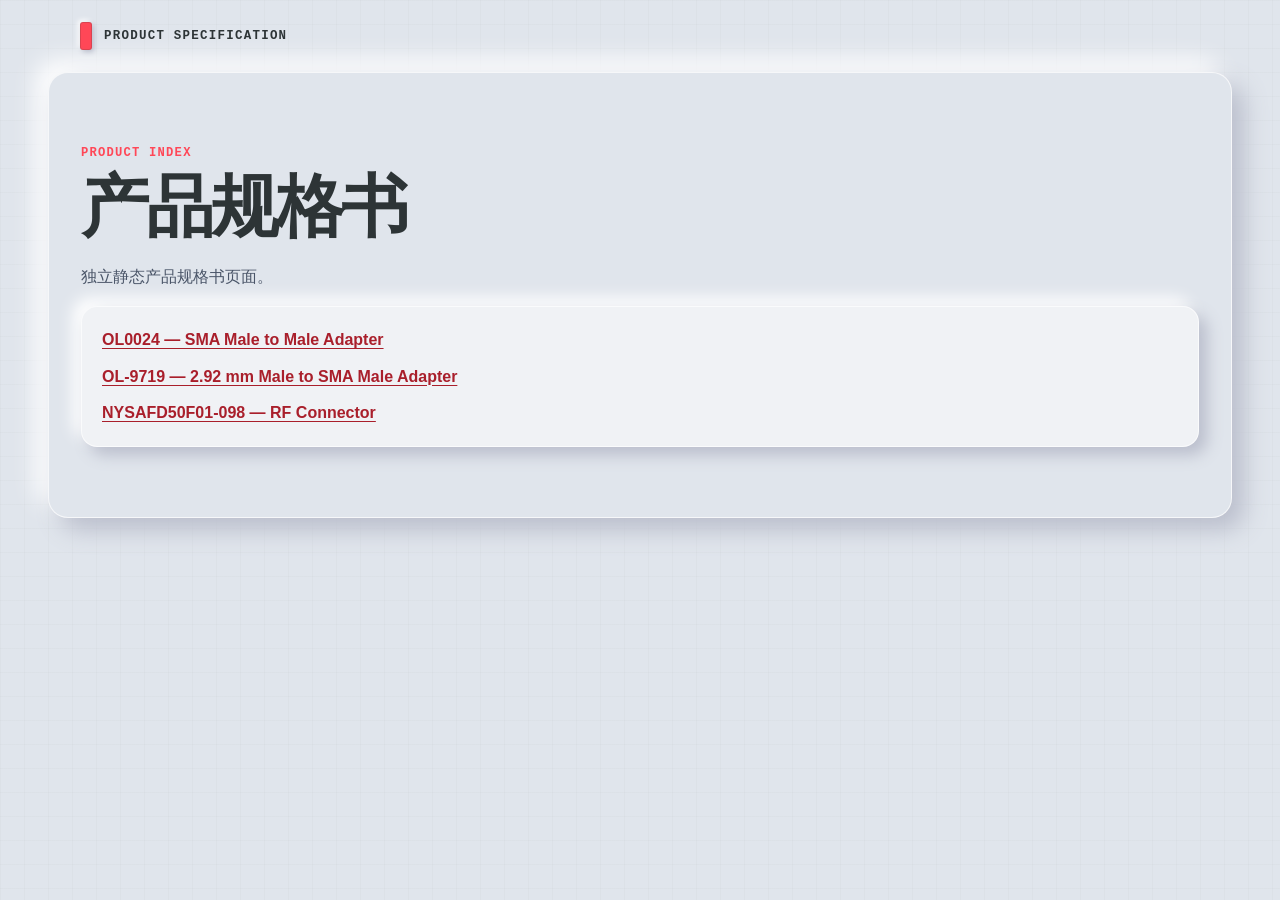
<file: index.html>
<!doctype html>
<html lang="zh-CN">
<head>
  <meta charset="utf-8">
  <meta name="viewport" content="width=device-width, initial-scale=1">
  <title>产品规格书</title>
  <link rel="stylesheet" href="assets/product.css">
</head>
<body data-ui-template="rf-industrial-v1">
  <header class="site-header"><span class="brand"><span class="brand-mark"></span>PRODUCT SPECIFICATION</span></header>
  <main>
    <section class="section-shell">
      <p class="eyebrow">PRODUCT INDEX</p>
      <h1>产品规格书</h1>
      <p class="description">独立静态产品规格书页面。</p>
      <div class="contact-card">
        <p><a href="products/OL0024/">OL0024 — SMA Male to Male Adapter</a></p>
        <p><a href="products/OL-9719/">OL-9719 — 2.92 mm Male to SMA Male Adapter</a></p>
        <p><a href="products/NYSAFD50F01-098/">NYSAFD50F01-098 — RF Connector</a></p>
      </div>
    </section>
  </main>
</body>
</html>
</file>
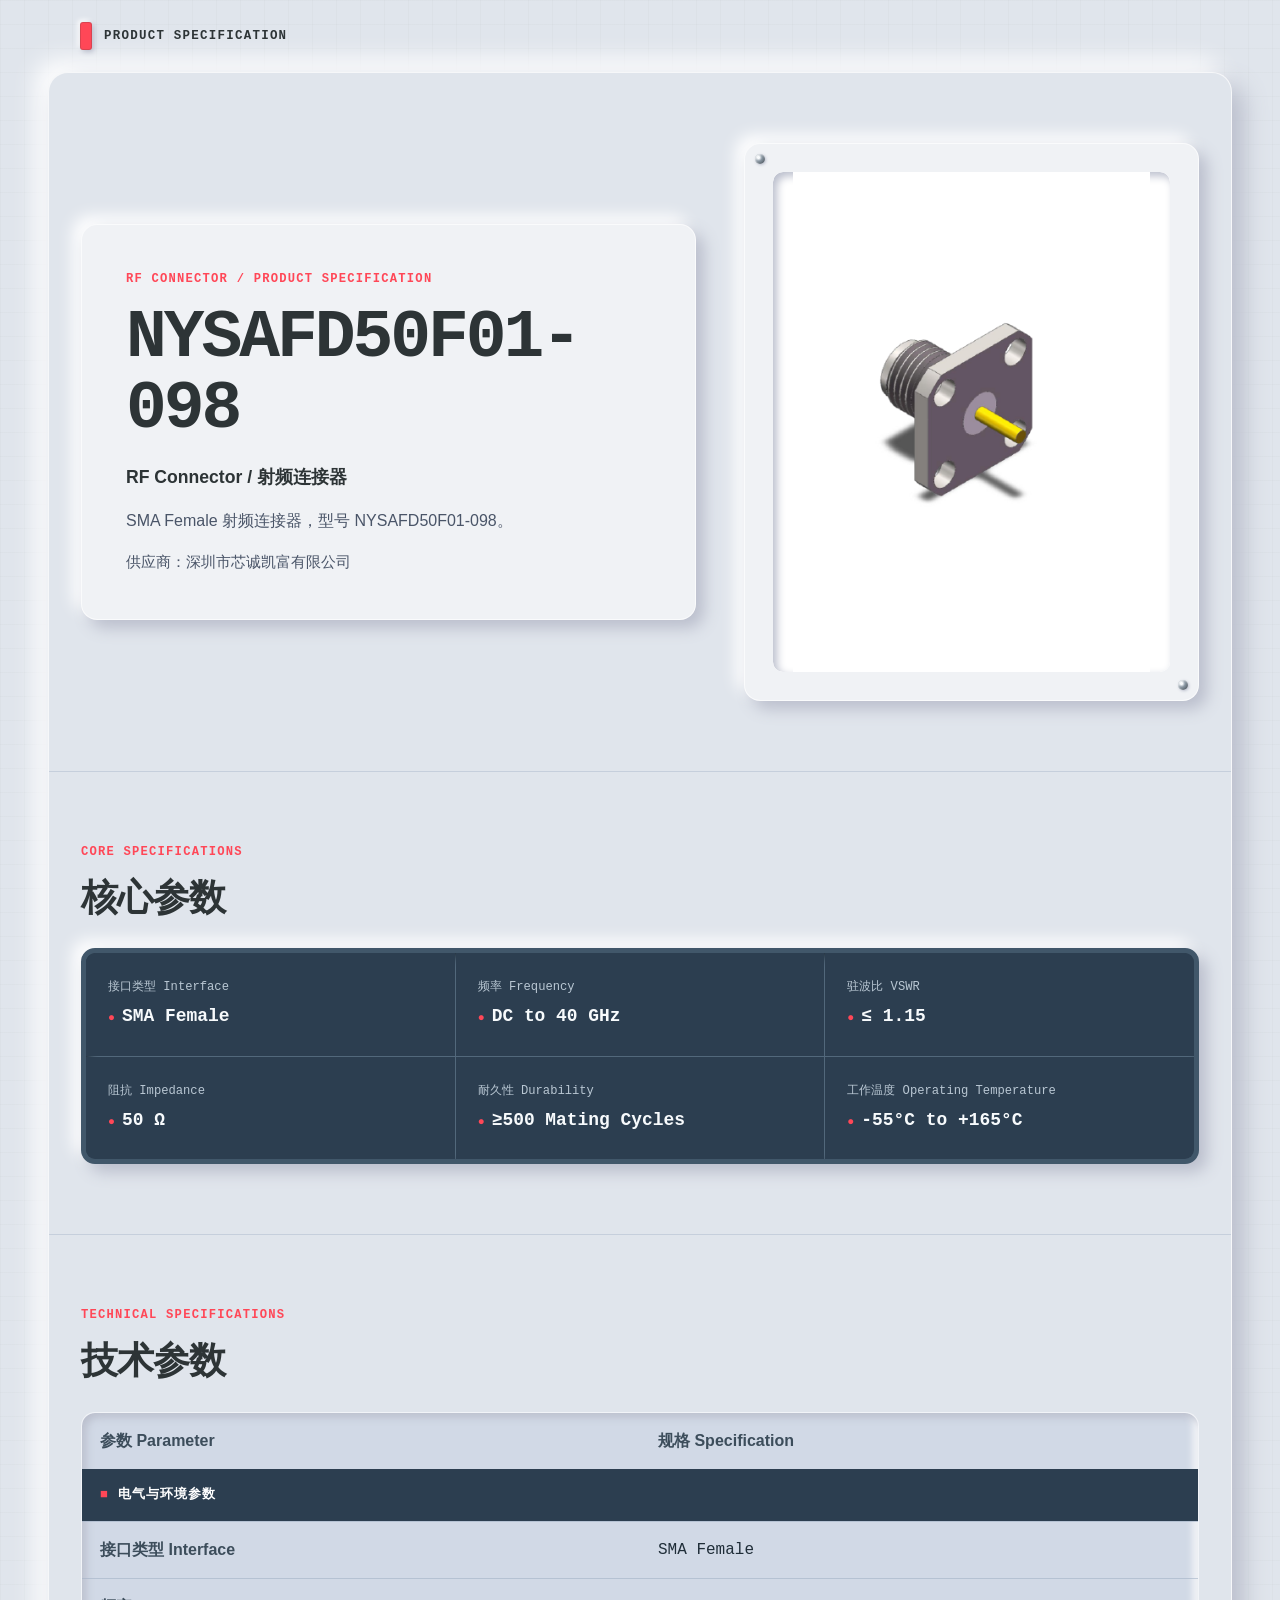
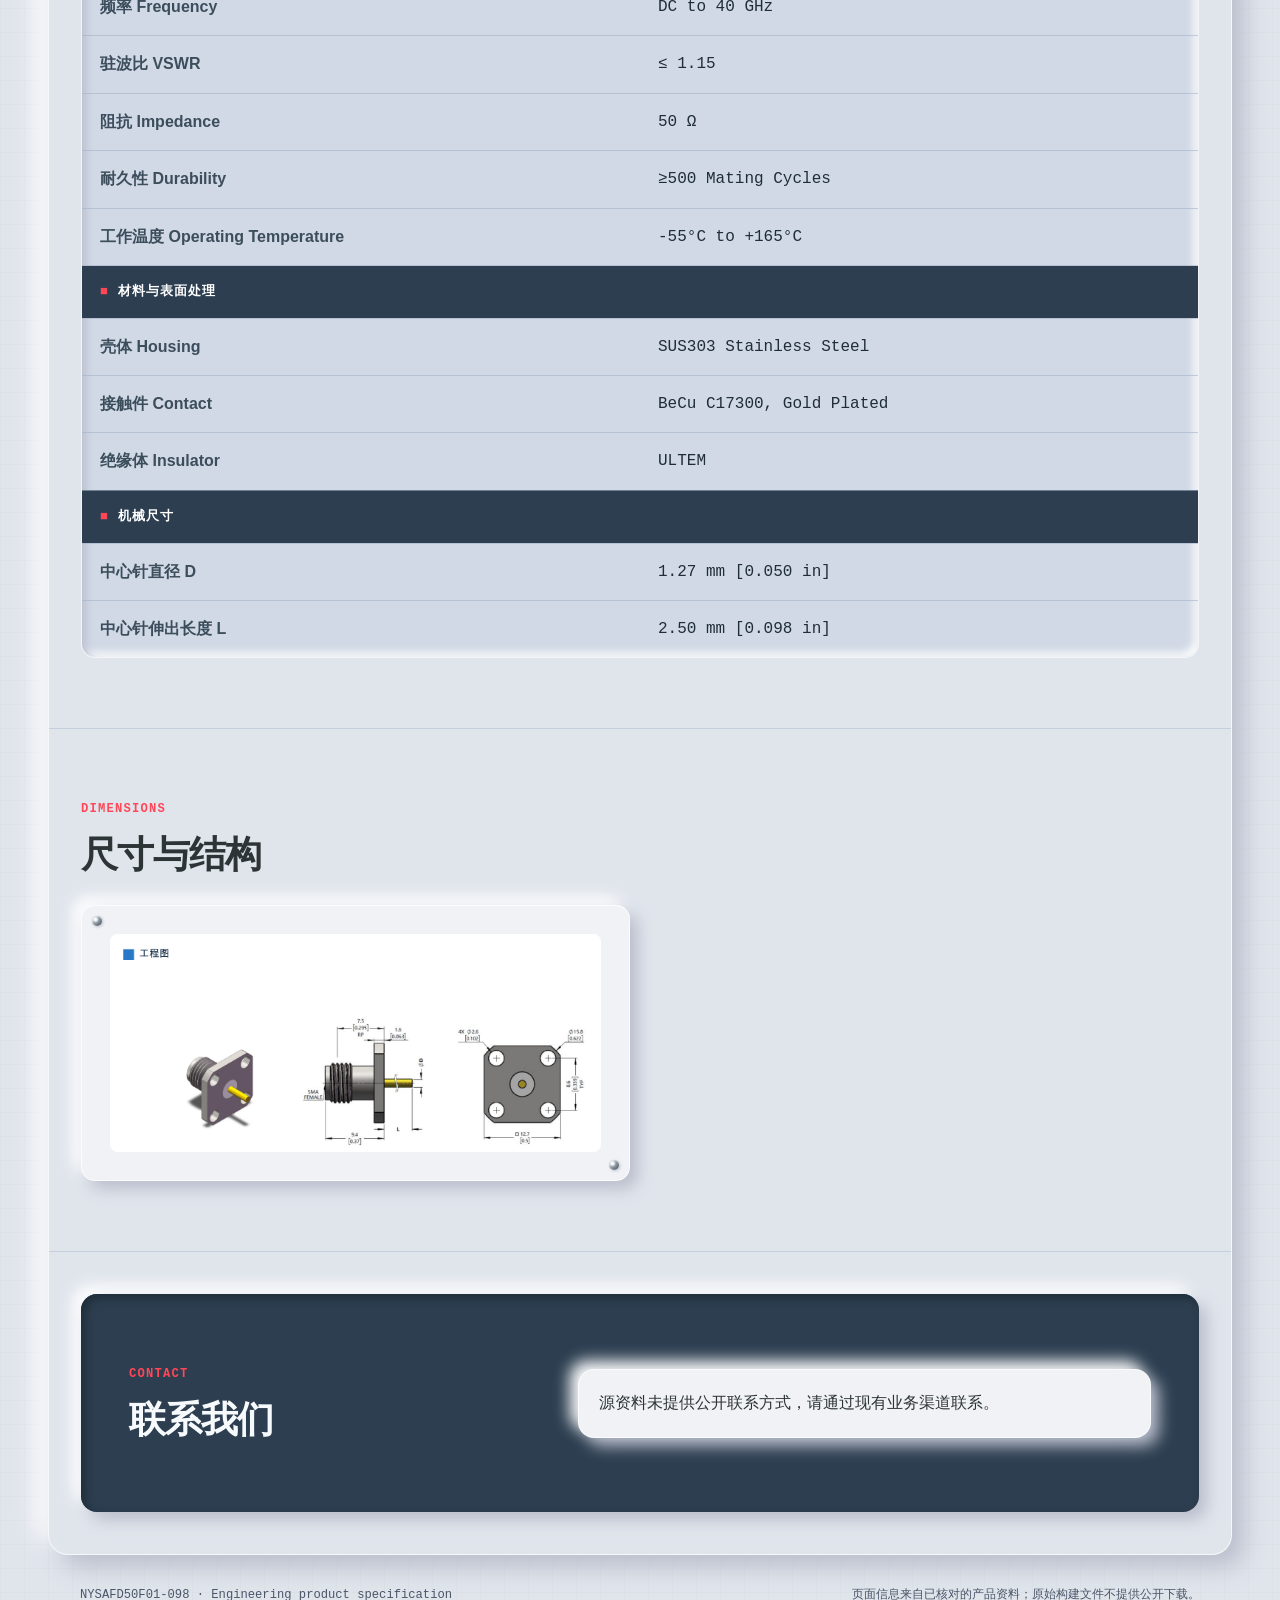
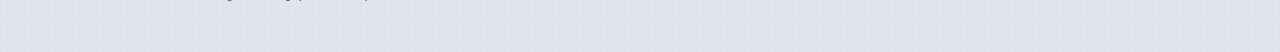
<file: products/NYSAFD50F01-098/index.html>
<!doctype html>
<html lang="zh-CN">
<head>
  <meta charset="utf-8">
  <meta name="viewport" content="width=device-width, initial-scale=1">
  <meta name="description" content="SMA Female 射频连接器，型号 NYSAFD50F01-098。">
  <title>NYSAFD50F01-098 | RF Connector / 射频连接器</title>
  <link rel="stylesheet" href="../../assets/product.css">
</head>
<body data-ui-template="rf-industrial-v1">
  <header class="site-header">
    <a class="brand" href="../../" aria-label="返回产品目录">
      <span class="brand-mark" aria-hidden="true"></span>
      <span>PRODUCT SPECIFICATION</span>
    </a>
  </header>

  <main>
    <section class="hero section-shell" aria-labelledby="product-title">
      <div class="hero-copy">
        <p class="eyebrow">RF CONNECTOR / PRODUCT SPECIFICATION</p>
        <h1 id="product-title">NYSAFD50F01-098</h1>
        <p class="product-name">RF Connector / 射频连接器</p>
        <p class="description">SMA Female 射频连接器，型号 NYSAFD50F01-098。</p>
        <p class="supplier">供应商：深圳市芯诚凯富有限公司</p>
      </div>
      <figure class="hero-visual">
        <img src="images/product-overview.png" alt="NYSAFD50F01-098 产品外观" width="422" height="592">
      </figure>
    </section>

    <section class="core-section"><div class="section-shell"><div class="section-heading"><p class="eyebrow">CORE SPECIFICATIONS</p><h2>核心参数</h2></div><div class="core-grid"><article class="core-item"><p class="core-label">接口类型 Interface</p><p class="core-value">SMA Female</p></article><article class="core-item"><p class="core-label">频率 Frequency</p><p class="core-value">DC to 40 GHz</p></article><article class="core-item"><p class="core-label">驻波比 VSWR</p><p class="core-value">≤ 1.15</p></article><article class="core-item"><p class="core-label">阻抗 Impedance</p><p class="core-value">50 Ω</p></article><article class="core-item"><p class="core-label">耐久性 Durability</p><p class="core-value">≥500 Mating Cycles</p></article><article class="core-item"><p class="core-label">工作温度 Operating Temperature</p><p class="core-value">-55°C to +165°C</p></article></div></div></section>
    <section><div class="section-shell"><div class="section-heading"><p class="eyebrow">TECHNICAL SPECIFICATIONS</p><h2>技术参数</h2></div><div class="table-scroll" tabindex="0" aria-label="技术参数表，可横向滚动"><table class="spec-table"><thead><tr><th scope="col">参数 Parameter</th><th scope="col">规格 Specification</th></tr></thead><tbody><tr class="category-row"><th colspan="2">电气与环境参数</th></tr><tr><th scope="row">接口类型 Interface</th><td>SMA Female</td></tr><tr><th scope="row">频率 Frequency</th><td>DC to 40 GHz</td></tr><tr><th scope="row">驻波比 VSWR</th><td>≤ 1.15</td></tr><tr><th scope="row">阻抗 Impedance</th><td>50 Ω</td></tr><tr><th scope="row">耐久性 Durability</th><td>≥500 Mating Cycles</td></tr><tr><th scope="row">工作温度 Operating Temperature</th><td>-55°C to +165°C</td></tr><tr class="category-row"><th colspan="2">材料与表面处理</th></tr><tr><th scope="row">壳体 Housing</th><td>SUS303 Stainless Steel</td></tr><tr><th scope="row">接触件 Contact</th><td>BeCu C17300, Gold Plated</td></tr><tr><th scope="row">绝缘体 Insulator</th><td>ULTEM</td></tr><tr class="category-row"><th colspan="2">机械尺寸</th></tr><tr><th scope="row">中心针直径 D</th><td>1.27 mm [0.050 in]</td></tr><tr><th scope="row">中心针伸出长度 L</th><td>2.50 mm [0.098 in]</td></tr></tbody></table></div></div></section>
    <section class="dimension-section"><div class="section-shell"><div class="section-heading"><p class="eyebrow">DIMENSIONS</p><h2>尺寸与结构</h2></div><div class="gallery-grid"><figure class="drawing"><img src="images/dimensions.png" alt="NYSAFD50F01-098 工程尺寸图" loading="lazy"></figure></div></div></section>


    <section class="contact section-shell" aria-labelledby="contact-title">
      <div>
        <p class="eyebrow">CONTACT</p>
        <h2 id="contact-title">联系我们</h2>
      </div>
      <div class="contact-card"><p>源资料未提供公开联系方式，请通过现有业务渠道联系。</p></div>
    </section>
  </main>

  <footer class="site-footer">
    <p>NYSAFD50F01-098 · Engineering product specification</p>
    <p>页面信息来自已核对的产品资料；原始构建文件不提供公开下载。</p>
  </footer>
</body>
</html>
</file>
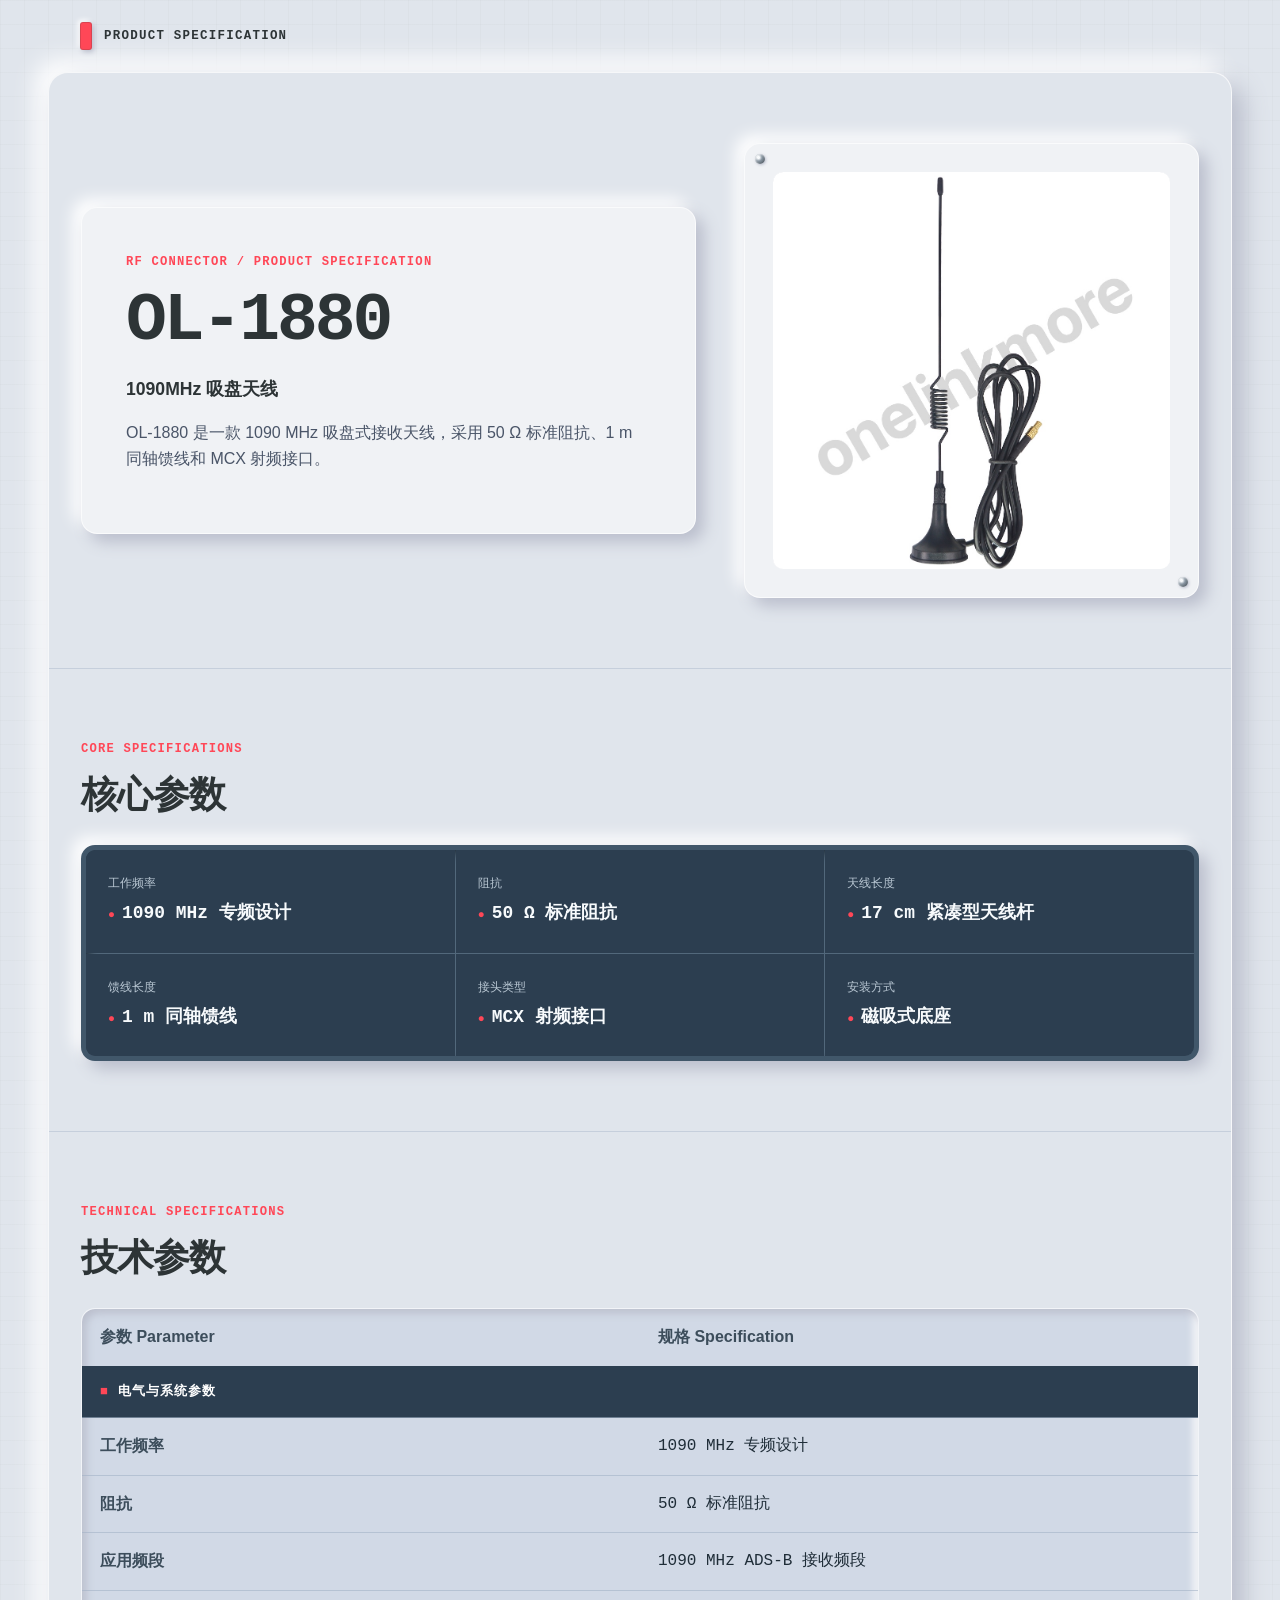
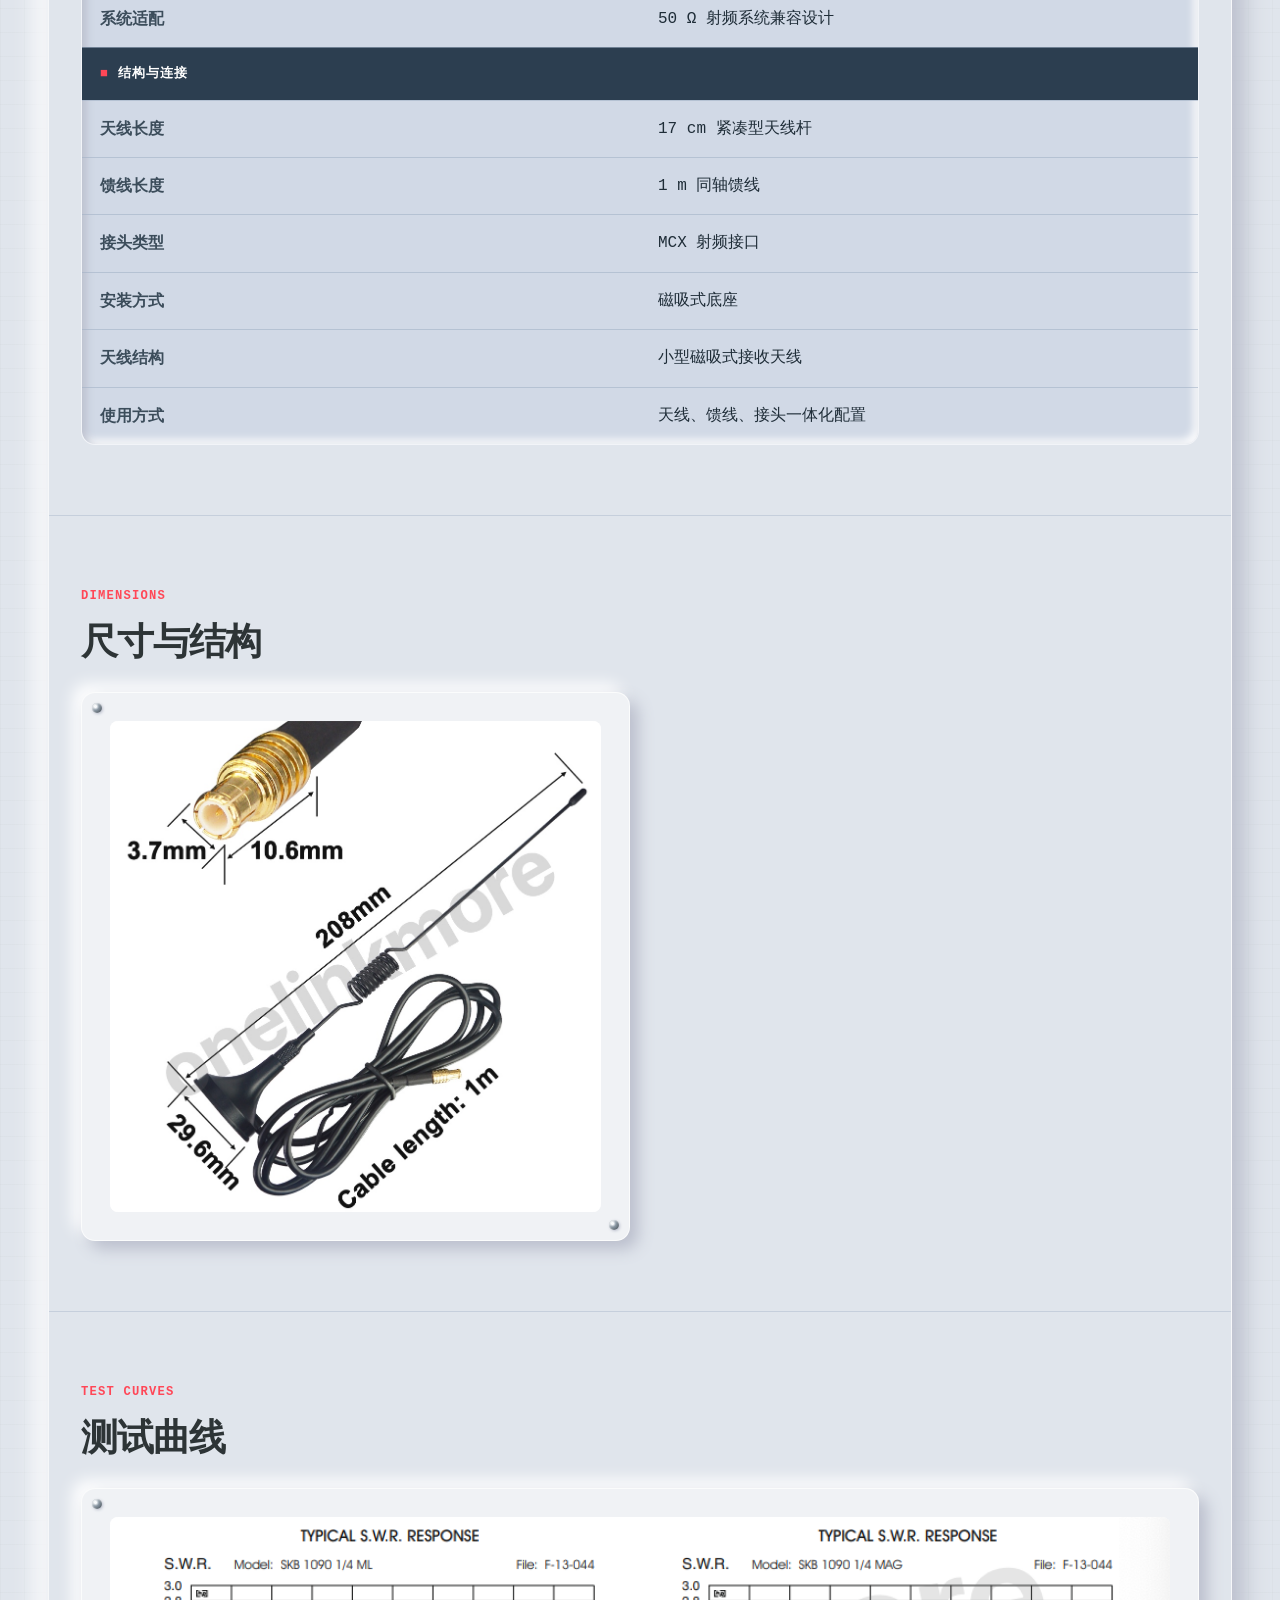
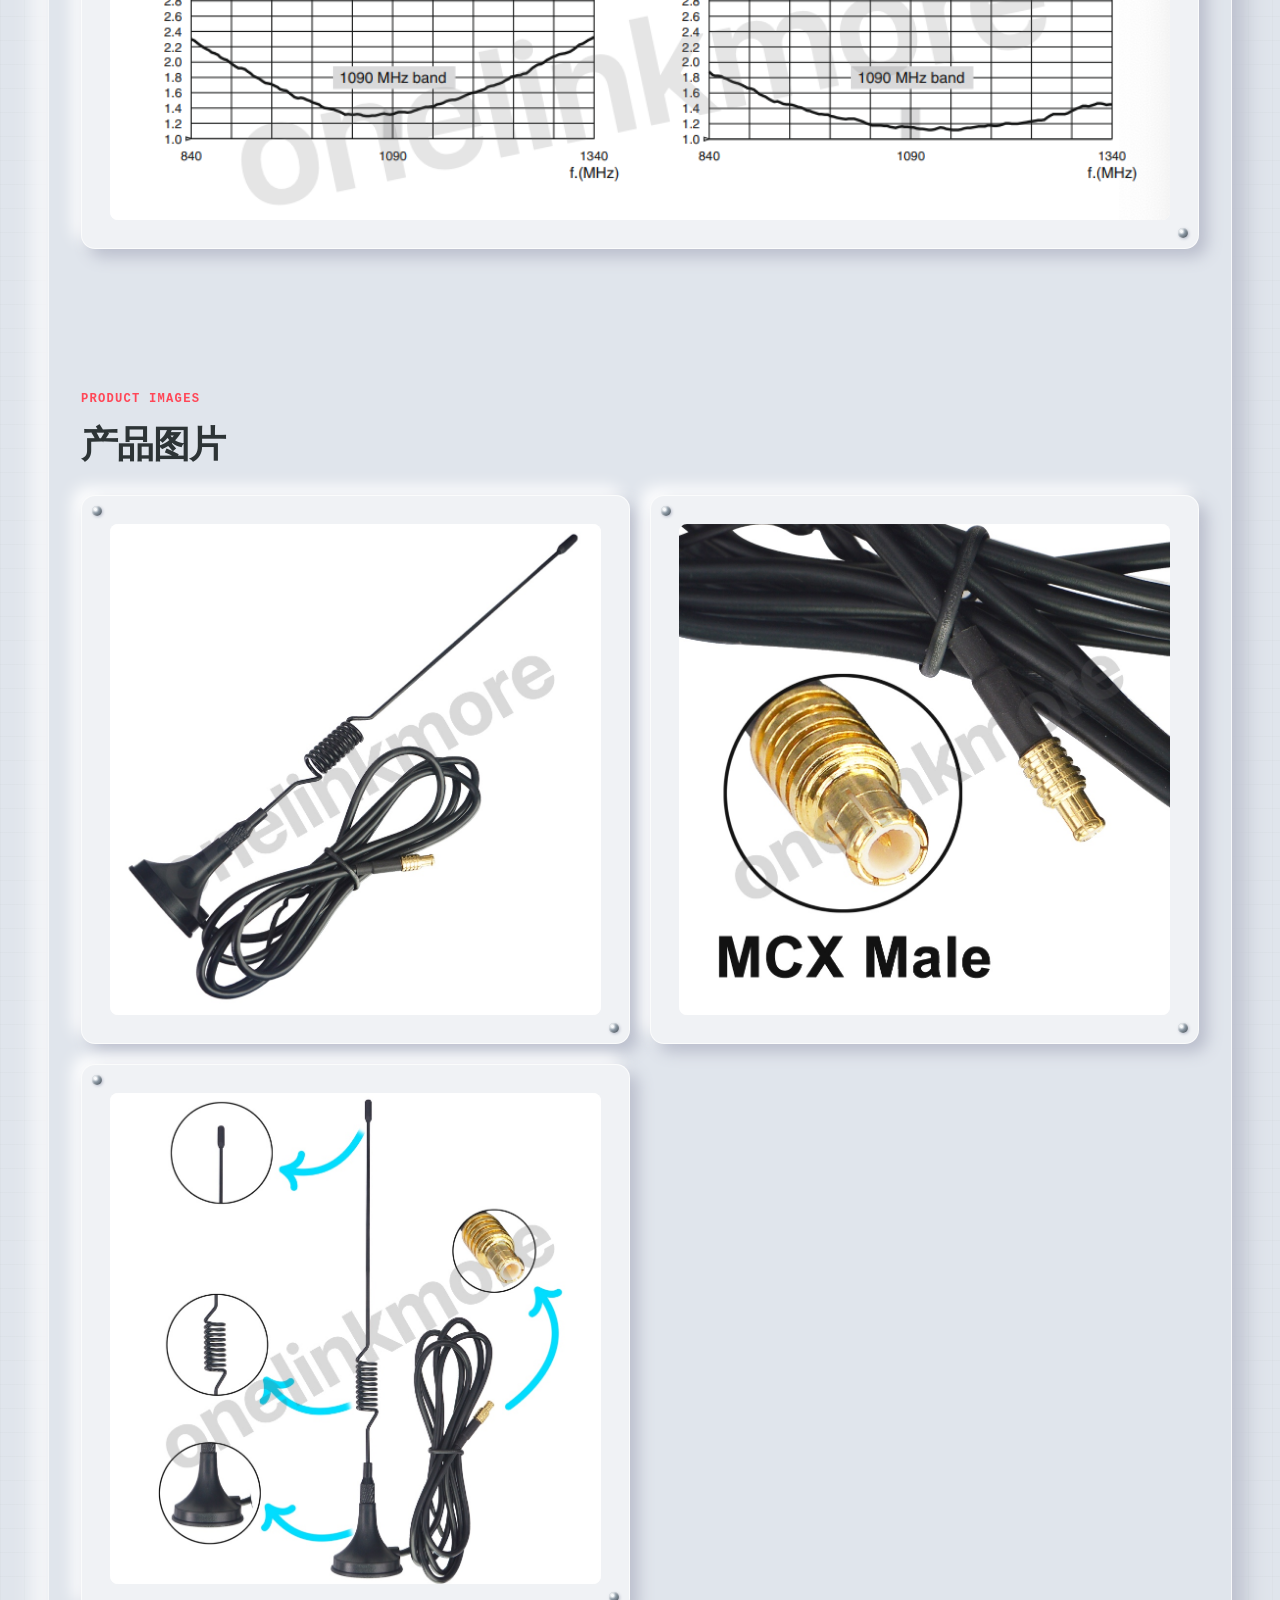
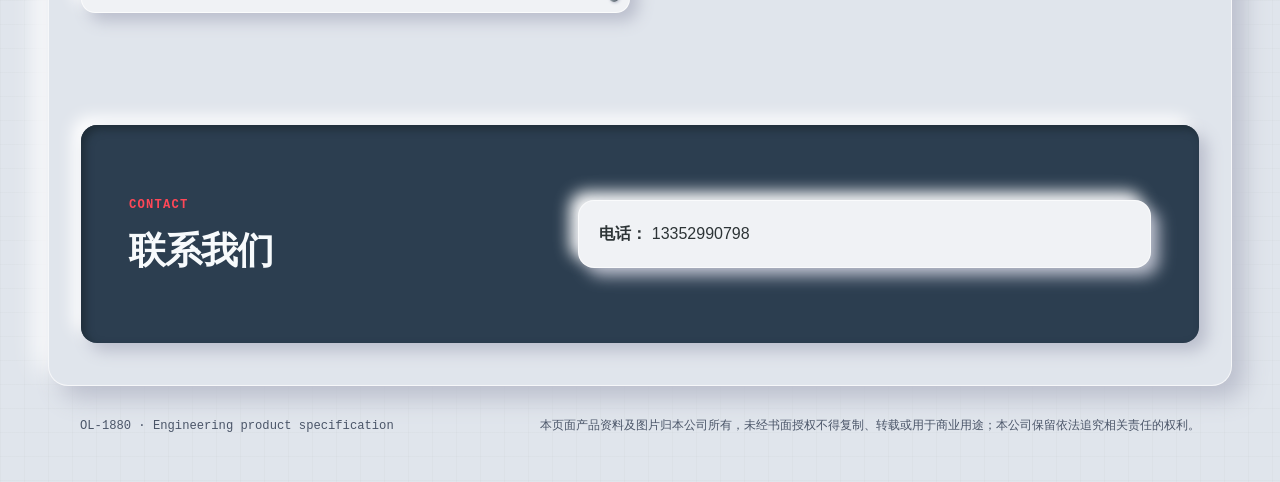
<file: products/OL-1880/index.html>
<!doctype html>
<html lang="zh-CN">
<head>
  <meta charset="utf-8">
  <meta name="viewport" content="width=device-width, initial-scale=1">
  <meta name="description" content="OL-1880 是一款 1090 MHz 吸盘式接收天线，采用 50 Ω 标准阻抗、1 m 同轴馈线和 MCX 射频接口。">
  <title>OL-1880 | 1090MHz 吸盘天线</title>
  <link rel="stylesheet" href="../../assets/product.css">
</head>
<body data-ui-template="rf-industrial-v1">
  <header class="site-header">
    <a class="brand" href="../../" aria-label="返回产品目录">
      <span class="brand-mark" aria-hidden="true"></span>
      <span>PRODUCT SPECIFICATION</span>
    </a>
  </header>

  <main>
    <section class="hero section-shell" aria-labelledby="product-title">
      <div class="hero-copy">
        <p class="eyebrow">RF CONNECTOR / PRODUCT SPECIFICATION</p>
        <h1 id="product-title">OL-1880</h1>
        <p class="product-name">1090MHz 吸盘天线</p>
        <p class="description">OL-1880 是一款 1090 MHz 吸盘式接收天线，采用 50 Ω 标准阻抗、1 m 同轴馈线和 MCX 射频接口。</p>

      </div>
      <figure class="hero-visual">
        <img src="images/product-01.jpg" alt="OL-1880 1090MHz 吸盘天线产品图" width="422" height="592">
      </figure>
    </section>

    <section class="core-section"><div class="section-shell"><div class="section-heading"><p class="eyebrow">CORE SPECIFICATIONS</p><h2>核心参数</h2></div><div class="core-grid"><article class="core-item"><p class="core-label">工作频率</p><p class="core-value">1090 MHz 专频设计</p></article><article class="core-item"><p class="core-label">阻抗</p><p class="core-value">50 Ω 标准阻抗</p></article><article class="core-item"><p class="core-label">天线长度</p><p class="core-value">17 cm 紧凑型天线杆</p></article><article class="core-item"><p class="core-label">馈线长度</p><p class="core-value">1 m 同轴馈线</p></article><article class="core-item"><p class="core-label">接头类型</p><p class="core-value">MCX 射频接口</p></article><article class="core-item"><p class="core-label">安装方式</p><p class="core-value">磁吸式底座</p></article></div></div></section>
    <section><div class="section-shell"><div class="section-heading"><p class="eyebrow">TECHNICAL SPECIFICATIONS</p><h2>技术参数</h2></div><div class="table-scroll" tabindex="0" aria-label="技术参数表，可横向滚动"><table class="spec-table"><thead><tr><th scope="col">参数 Parameter</th><th scope="col">规格 Specification</th></tr></thead><tbody><tr class="category-row"><th colspan="2">电气与系统参数</th></tr><tr><th scope="row">工作频率</th><td>1090 MHz 专频设计</td></tr><tr><th scope="row">阻抗</th><td>50 Ω 标准阻抗</td></tr><tr><th scope="row">应用频段</th><td>1090 MHz ADS-B 接收频段</td></tr><tr><th scope="row">系统适配</th><td>50 Ω 射频系统兼容设计</td></tr><tr class="category-row"><th colspan="2">结构与连接</th></tr><tr><th scope="row">天线长度</th><td>17 cm 紧凑型天线杆</td></tr><tr><th scope="row">馈线长度</th><td>1 m 同轴馈线</td></tr><tr><th scope="row">接头类型</th><td>MCX 射频接口</td></tr><tr><th scope="row">安装方式</th><td>磁吸式底座</td></tr><tr><th scope="row">天线结构</th><td>小型磁吸式接收天线</td></tr><tr><th scope="row">使用方式</th><td>天线、馈线、接头一体化配置</td></tr></tbody></table></div></div></section>
    <section class="dimension-section"><div class="section-shell"><div class="section-heading"><p class="eyebrow">DIMENSIONS</p><h2>尺寸与结构</h2></div><div class="gallery-grid"><figure class="drawing"><img src="images/dimensions.jpg" alt="OL-1880 吸盘天线、底座、馈线与 MCX 接头尺寸标注图" loading="lazy"></figure></div></div></section><section class="test-curve-section"><div class="section-shell"><div class="section-heading"><p class="eyebrow">TEST CURVES</p><h2>测试曲线</h2></div><div class="gallery-grid"><figure class="drawing" style="grid-column: 1 / -1;"><img src="images/test-curve.png" alt="1090MHz 吸盘天线典型驻波响应测试曲线" loading="lazy"></figure></div></div></section>
    <section class=""><div class="section-shell"><div class="section-heading"><p class="eyebrow">PRODUCT IMAGES</p><h2>产品图片</h2></div><div class="gallery-grid"><figure class="drawing"><img src="images/product-02.jpg" alt="OL-1880 1090MHz 吸盘天线斜视产品图" loading="lazy"></figure><figure class="drawing"><img src="images/product-03.jpg" alt="OL-1880 MCX 公头接口细节图" loading="lazy"></figure><figure class="drawing"><img src="images/product-04.jpg" alt="OL-1880 吸盘天线整体与局部细节图" loading="lazy"></figure></div></div></section>

    <section class="contact section-shell" aria-labelledby="contact-title">
      <div>
        <p class="eyebrow">CONTACT</p>
        <h2 id="contact-title">联系我们</h2>
      </div>
      <div class="contact-card" style="display:flex;align-items:center;justify-content:space-between;gap:24px;flex-wrap:wrap;"><div><p><strong>电话：</strong> 13352990798</p></div></div>
    </section>
  </main>

  <footer class="site-footer">
    <p>OL-1880 · Engineering product specification</p>
    <p>本页面产品资料及图片归本公司所有，未经书面授权不得复制、转载或用于商业用途；本公司保留依法追究相关责任的权利。</p>
  </footer>
</body>
</html>
</file>
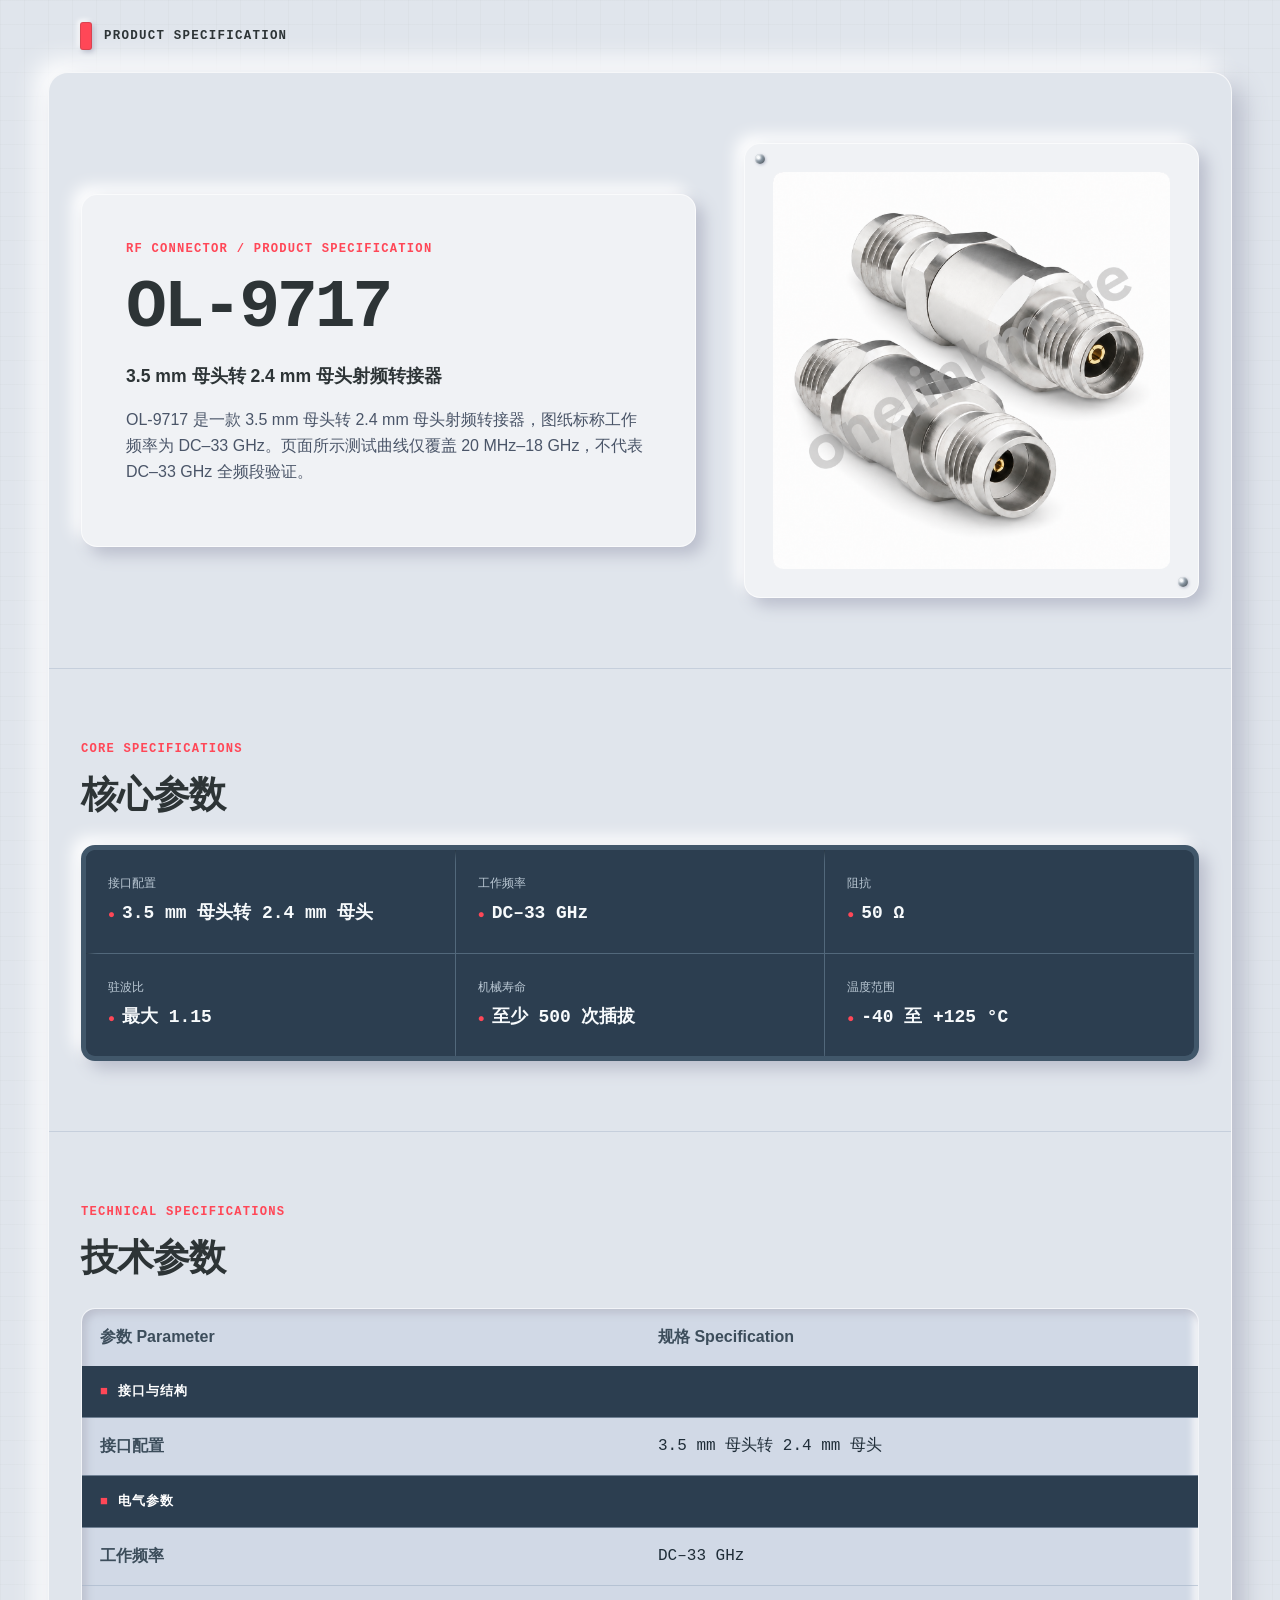
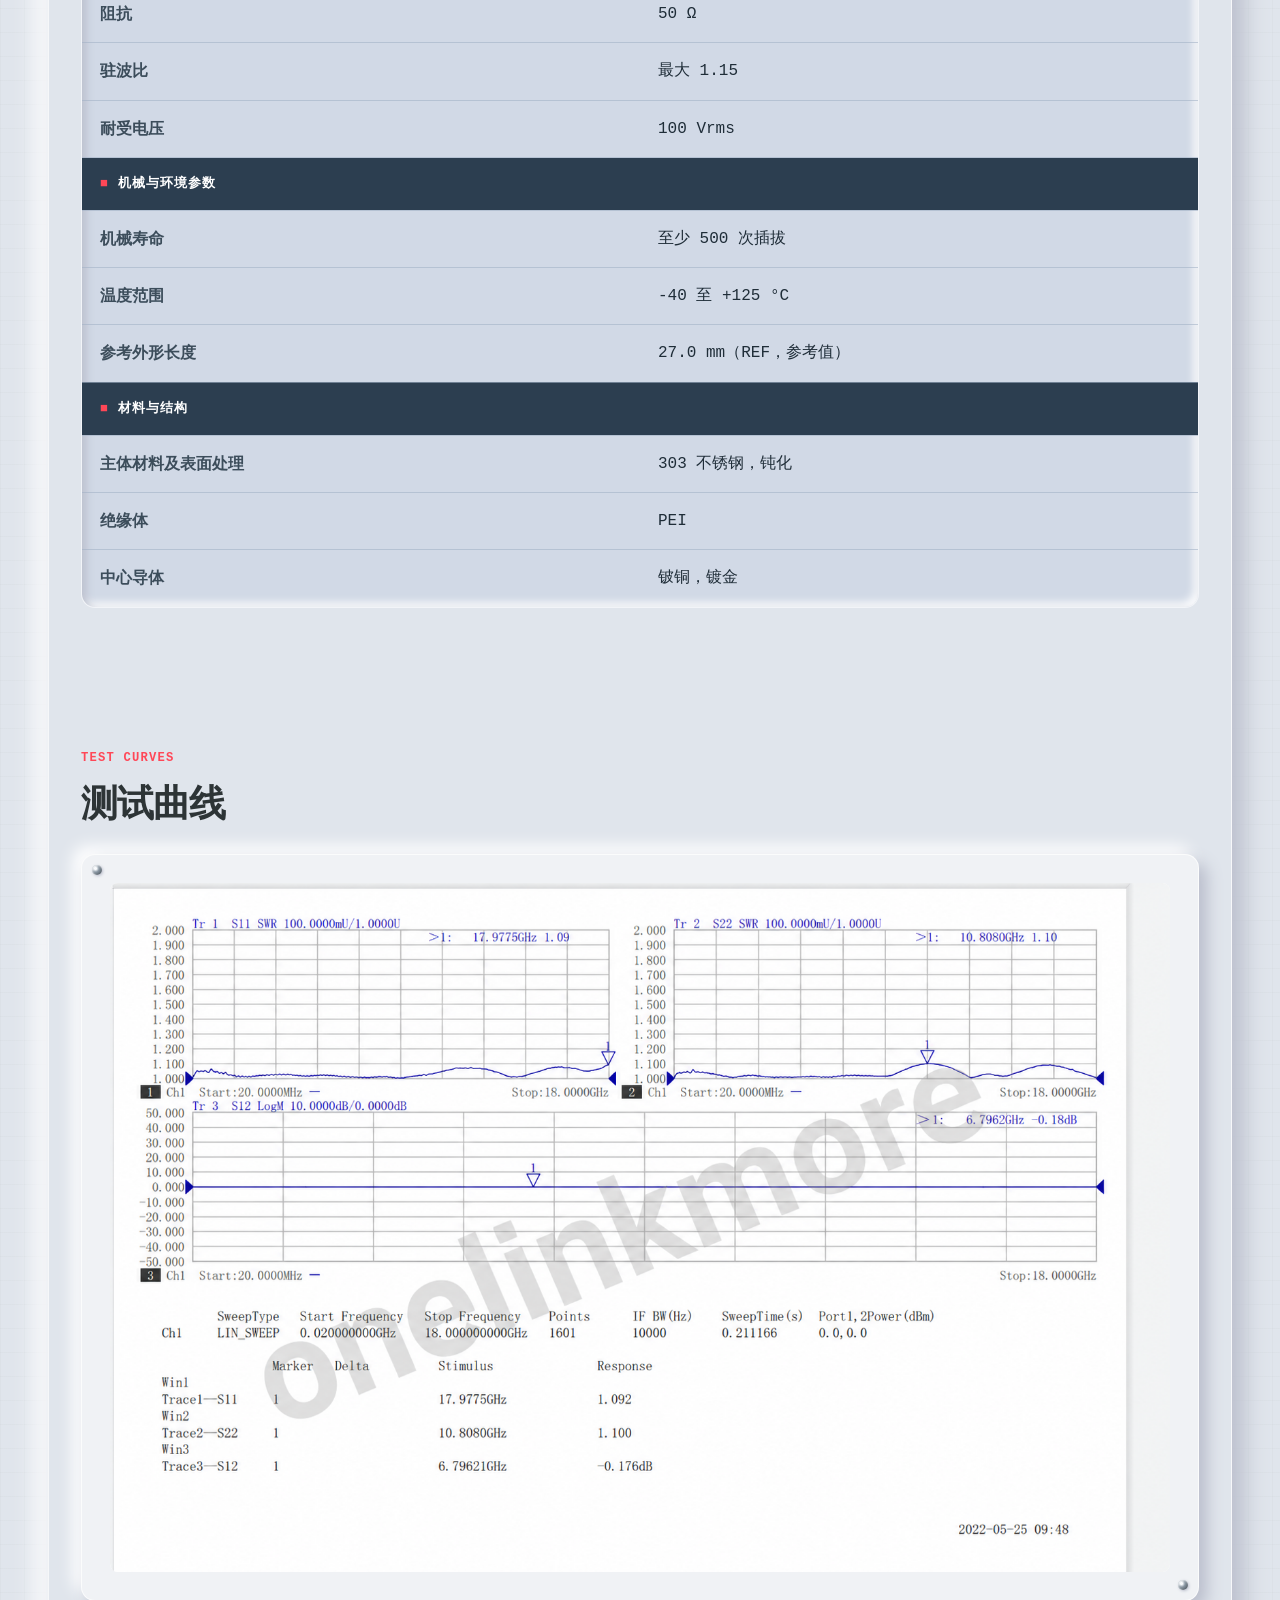
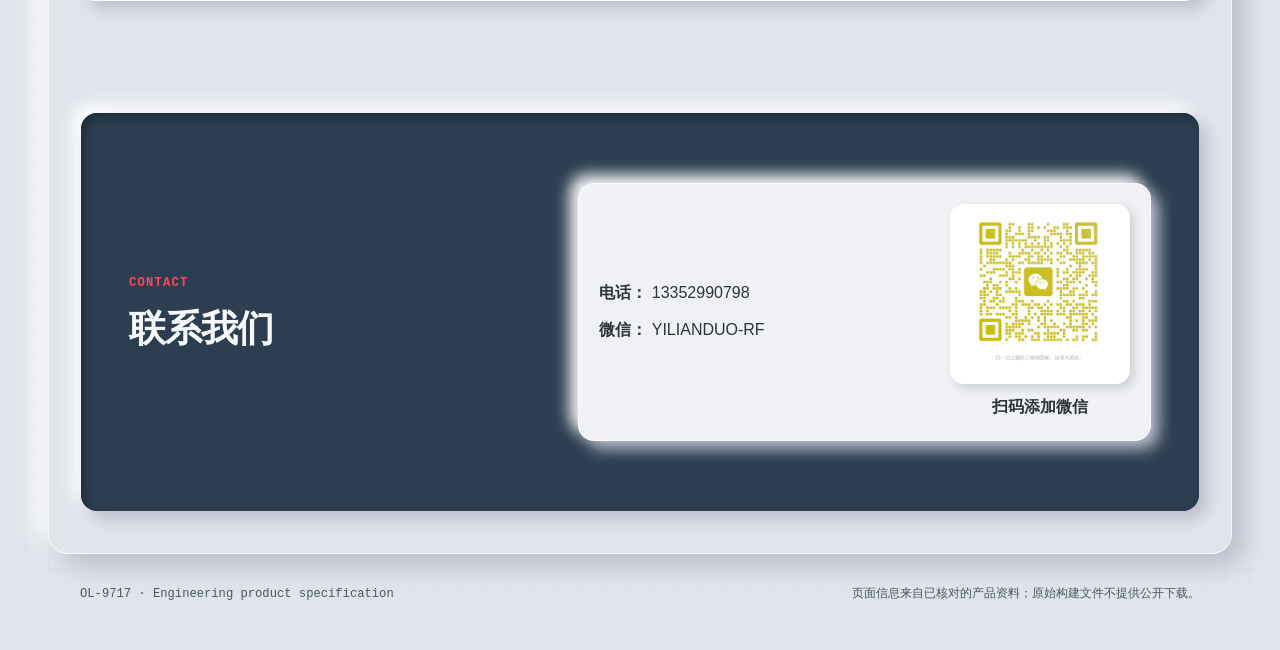
<file: products/OL-9717/index.html>
<!doctype html>
<html lang="zh-CN">
<head>
  <meta charset="utf-8">
  <meta name="viewport" content="width=device-width, initial-scale=1">
  <meta name="description" content="OL-9717 是一款 3.5 mm 母头转 2.4 mm 母头射频转接器，图纸标称工作频率为 DC–33 GHz。页面所示测试曲线仅覆盖 20 MHz–18 GHz，不代表 DC–33 GHz 全频段验证。">
  <title>OL-9717 | 3.5 mm 母头转 2.4 mm 母头射频转接器</title>
  <link rel="stylesheet" href="../../assets/product.css">
</head>
<body data-ui-template="rf-industrial-v1">
  <header class="site-header">
    <a class="brand" href="../../" aria-label="返回产品目录">
      <span class="brand-mark" aria-hidden="true"></span>
      <span>PRODUCT SPECIFICATION</span>
    </a>
  </header>

  <main>
    <section class="hero section-shell" aria-labelledby="product-title">
      <div class="hero-copy">
        <p class="eyebrow">RF CONNECTOR / PRODUCT SPECIFICATION</p>
        <h1 id="product-title">OL-9717</h1>
        <p class="product-name">3.5 mm 母头转 2.4 mm 母头射频转接器</p>
        <p class="description">OL-9717 是一款 3.5 mm 母头转 2.4 mm 母头射频转接器，图纸标称工作频率为 DC–33 GHz。页面所示测试曲线仅覆盖 20 MHz–18 GHz，不代表 DC–33 GHz 全频段验证。</p>

      </div>
      <figure class="hero-visual">
        <img src="images/product-01.png" alt="OL-9717 3.5 mm 母头转 2.4 mm 母头射频转接器实物图" width="422" height="592">
      </figure>
    </section>

    <section class="core-section"><div class="section-shell"><div class="section-heading"><p class="eyebrow">CORE SPECIFICATIONS</p><h2>核心参数</h2></div><div class="core-grid"><article class="core-item"><p class="core-label">接口配置</p><p class="core-value">3.5 mm 母头转 2.4 mm 母头</p></article><article class="core-item"><p class="core-label">工作频率</p><p class="core-value">DC–33 GHz</p></article><article class="core-item"><p class="core-label">阻抗</p><p class="core-value">50 Ω</p></article><article class="core-item"><p class="core-label">驻波比</p><p class="core-value">最大 1.15</p></article><article class="core-item"><p class="core-label">机械寿命</p><p class="core-value">至少 500 次插拔</p></article><article class="core-item"><p class="core-label">温度范围</p><p class="core-value">-40 至 +125 °C</p></article></div></div></section>
    <section><div class="section-shell"><div class="section-heading"><p class="eyebrow">TECHNICAL SPECIFICATIONS</p><h2>技术参数</h2></div><div class="table-scroll" tabindex="0" aria-label="技术参数表，可横向滚动"><table class="spec-table"><thead><tr><th scope="col">参数 Parameter</th><th scope="col">规格 Specification</th></tr></thead><tbody><tr class="category-row"><th colspan="2">接口与结构</th></tr><tr><th scope="row">接口配置</th><td>3.5 mm 母头转 2.4 mm 母头</td></tr><tr class="category-row"><th colspan="2">电气参数</th></tr><tr><th scope="row">工作频率</th><td>DC–33 GHz</td></tr><tr><th scope="row">阻抗</th><td>50 Ω</td></tr><tr><th scope="row">驻波比</th><td>最大 1.15</td></tr><tr><th scope="row">耐受电压</th><td>100 Vrms</td></tr><tr class="category-row"><th colspan="2">机械与环境参数</th></tr><tr><th scope="row">机械寿命</th><td>至少 500 次插拔</td></tr><tr><th scope="row">温度范围</th><td>-40 至 +125 °C</td></tr><tr><th scope="row">参考外形长度</th><td>27.0 mm（REF，参考值）</td></tr><tr class="category-row"><th colspan="2">材料与结构</th></tr><tr><th scope="row">主体材料及表面处理</th><td>303 不锈钢，钝化</td></tr><tr><th scope="row">绝缘体</th><td>PEI</td></tr><tr><th scope="row">中心导体</th><td>铍铜，镀金</td></tr></tbody></table></div></div></section>
    <section class="test-curve-section"><div class="section-shell"><div class="section-heading"><p class="eyebrow">TEST CURVES</p><h2>测试曲线</h2></div><div class="gallery-grid"><figure class="drawing" style="grid-column: 1 / -1;"><img src="images/test-curve.png" alt="OL-9717 在约 20 MHz–18 GHz 范围内的 S11、S22 驻波比及 S12 曲线；不代表 DC–33 GHz 全频段验证" loading="lazy"></figure></div></div></section>


    <section class="contact section-shell" aria-labelledby="contact-title">
      <div>
        <p class="eyebrow">CONTACT</p>
        <h2 id="contact-title">联系我们</h2>
      </div>
      <div class="contact-card" style="display:flex;align-items:center;justify-content:space-between;gap:24px;flex-wrap:wrap;"><div><p><strong>电话：</strong> 13352990798</p><p><strong>微信：</strong> YILIANDUO-RF</p></div><figure style="width:180px;max-width:100%;margin:0;text-align:center;"><div style="width:100%;aspect-ratio:1;overflow:hidden;border:8px solid #fff;border-radius:14px;background:#fff;box-shadow:4px 4px 10px rgba(29,43,54,.18);"><img src="images/wechat-qr.png" alt="一联多微信二维码" loading="lazy" style="width:100%;height:100%;object-fit:contain;"></div><figcaption style="margin-top:10px;font-weight:800;">扫码添加微信</figcaption></figure></div>
    </section>
  </main>

  <footer class="site-footer">
    <p>OL-9717 · Engineering product specification</p>
    <p>页面信息来自已核对的产品资料；原始构建文件不提供公开下载。</p>
  </footer>
</body>
</html>
</file>
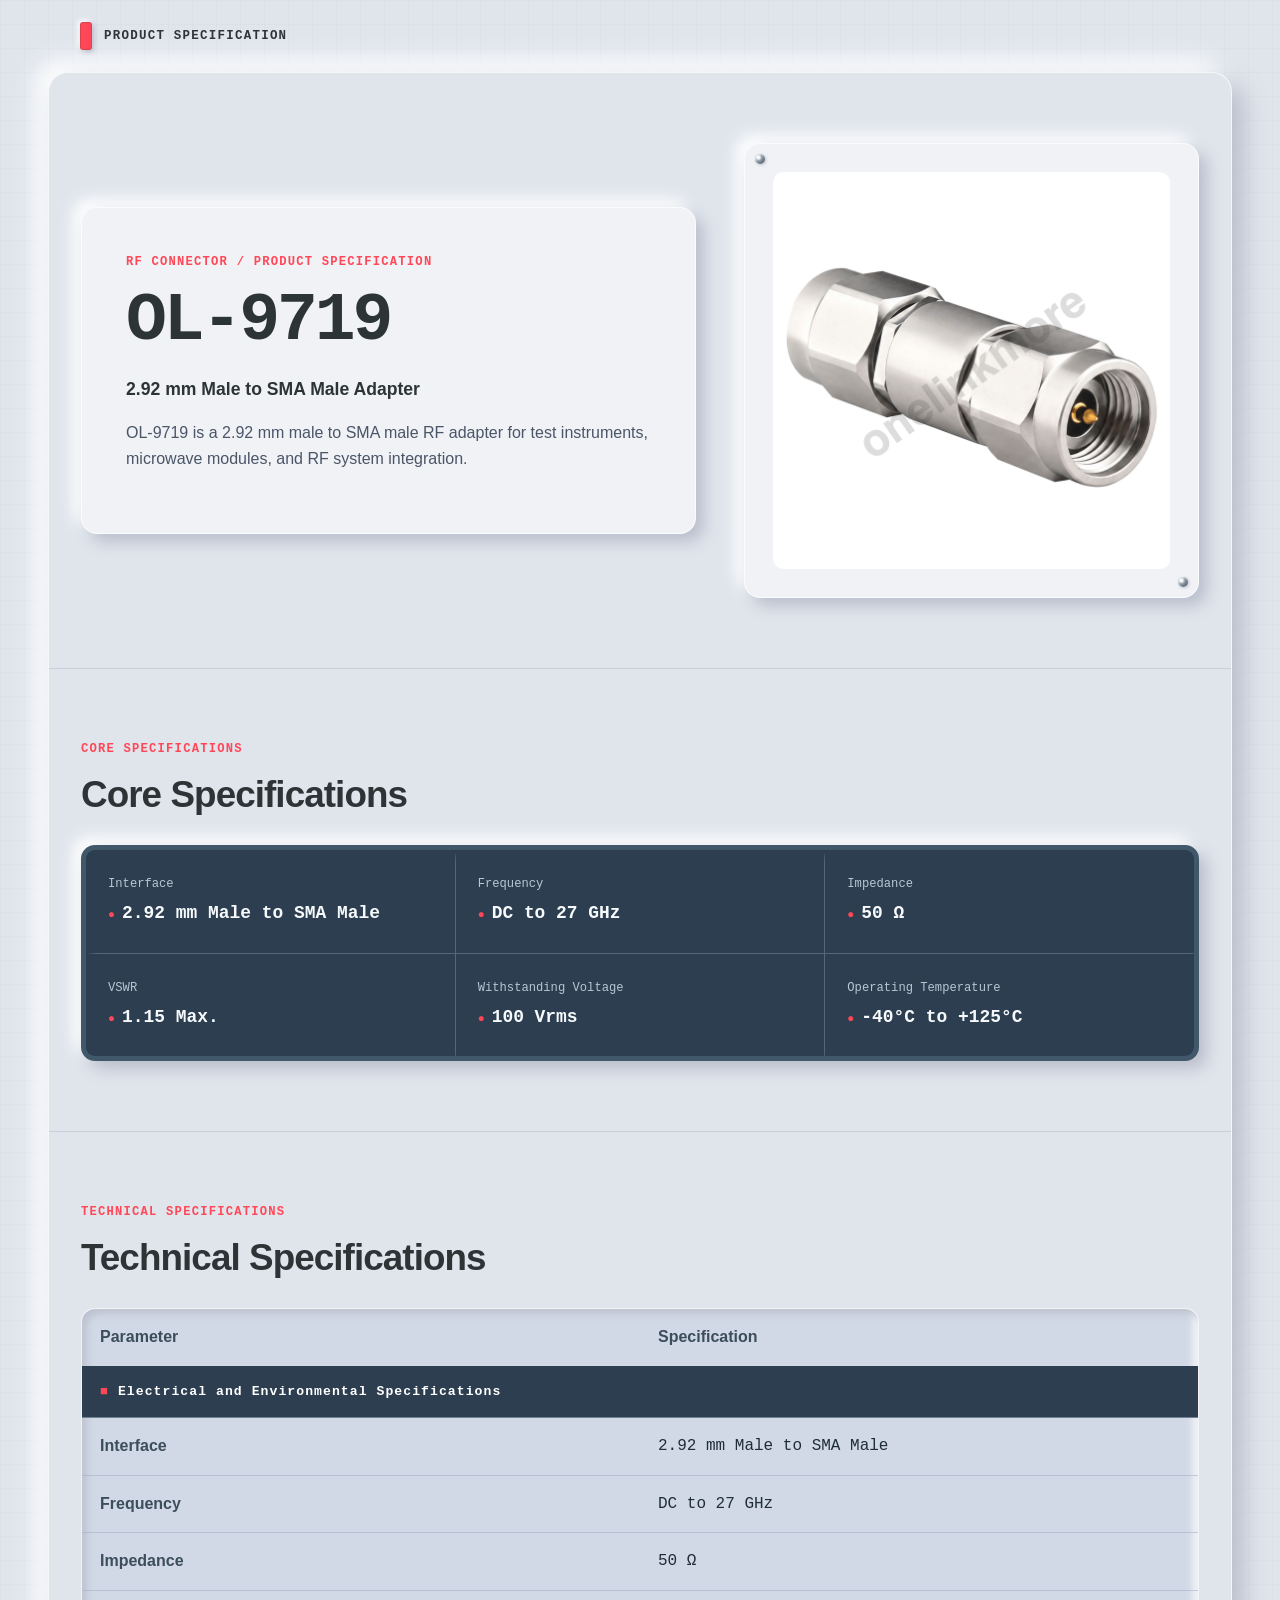
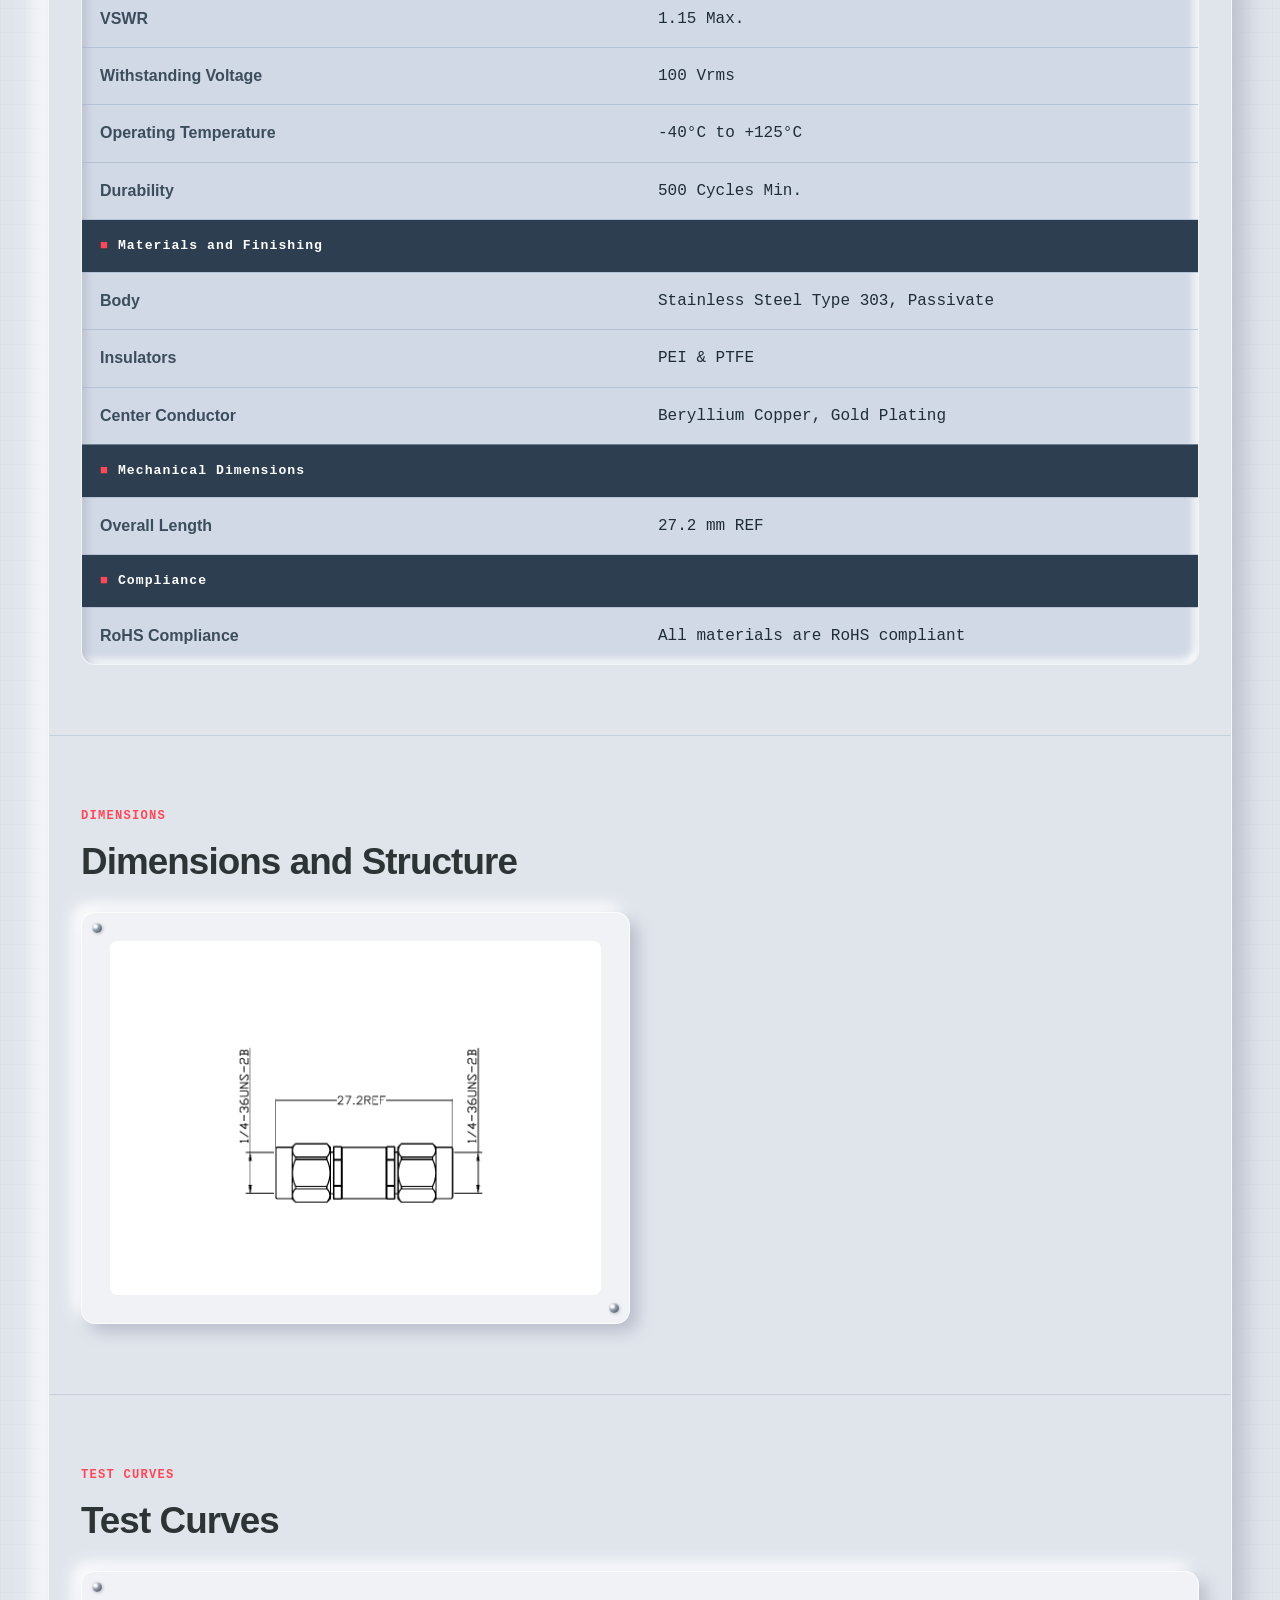
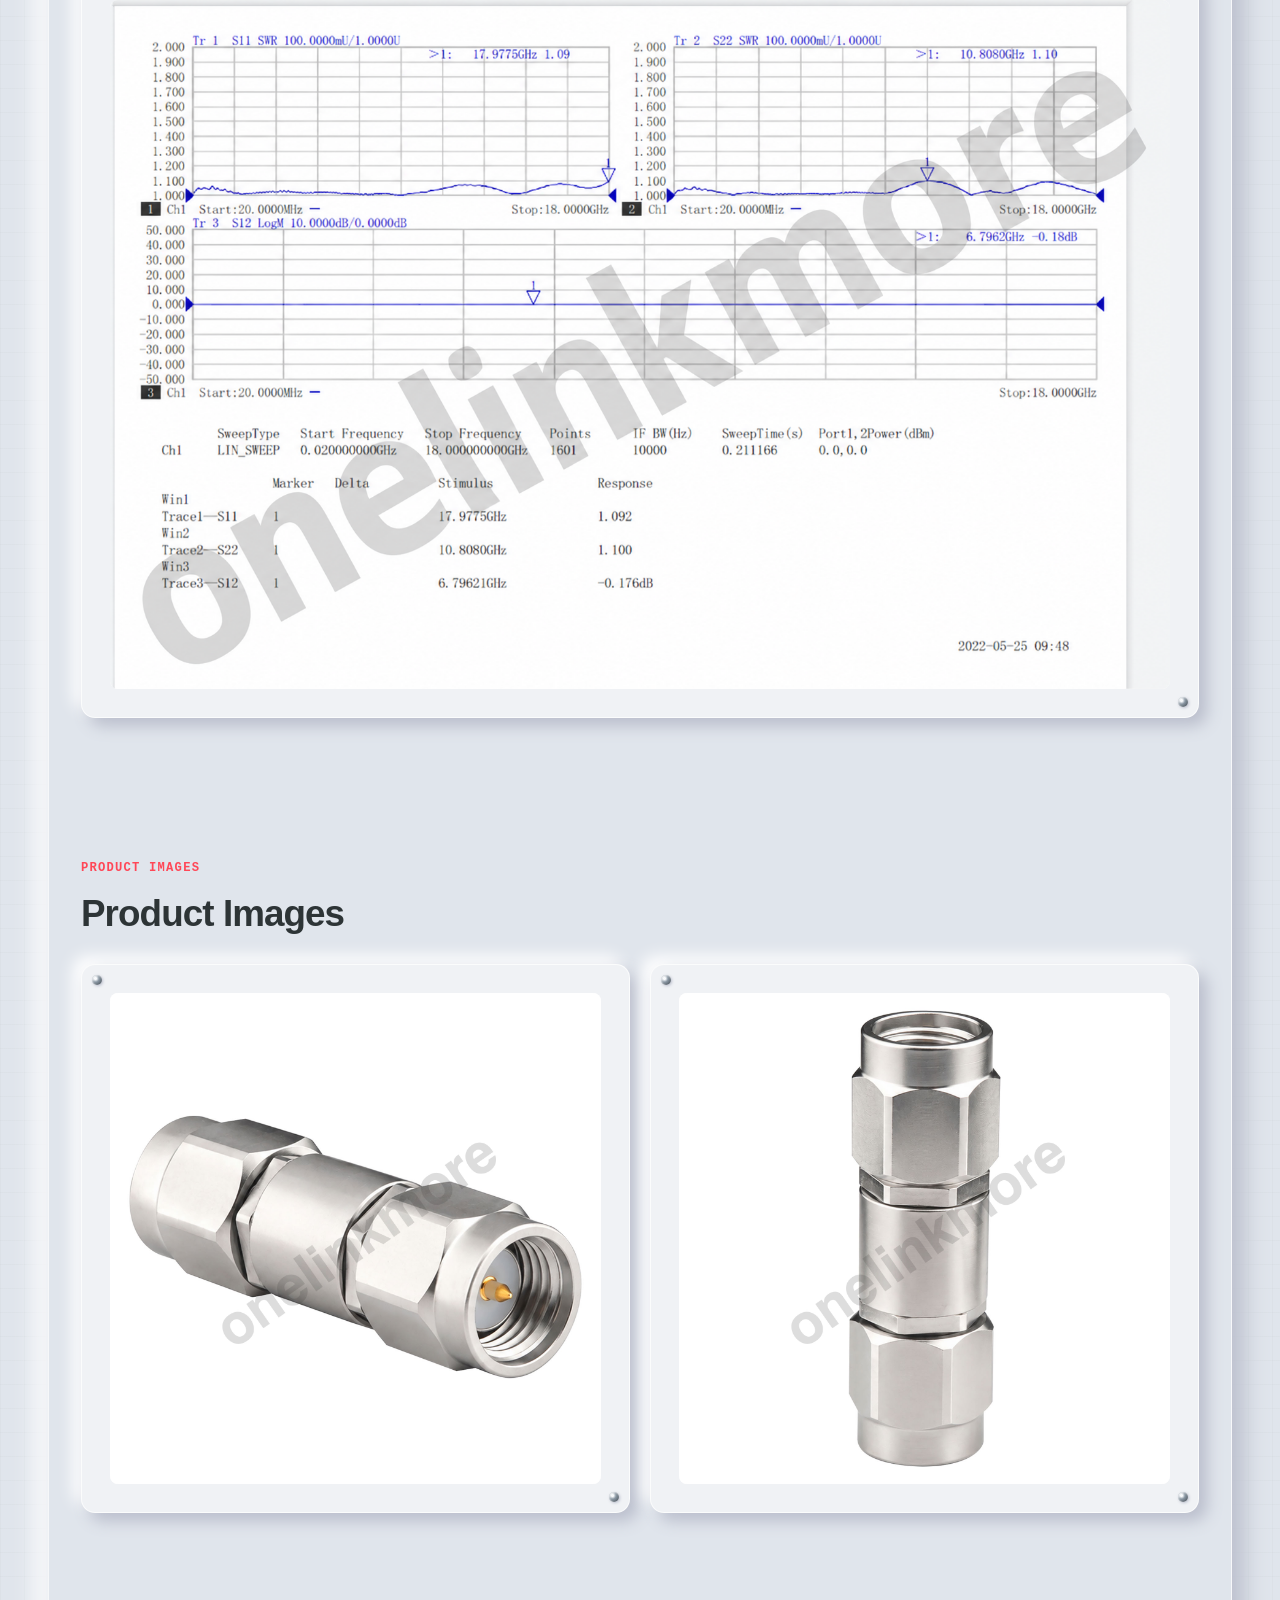
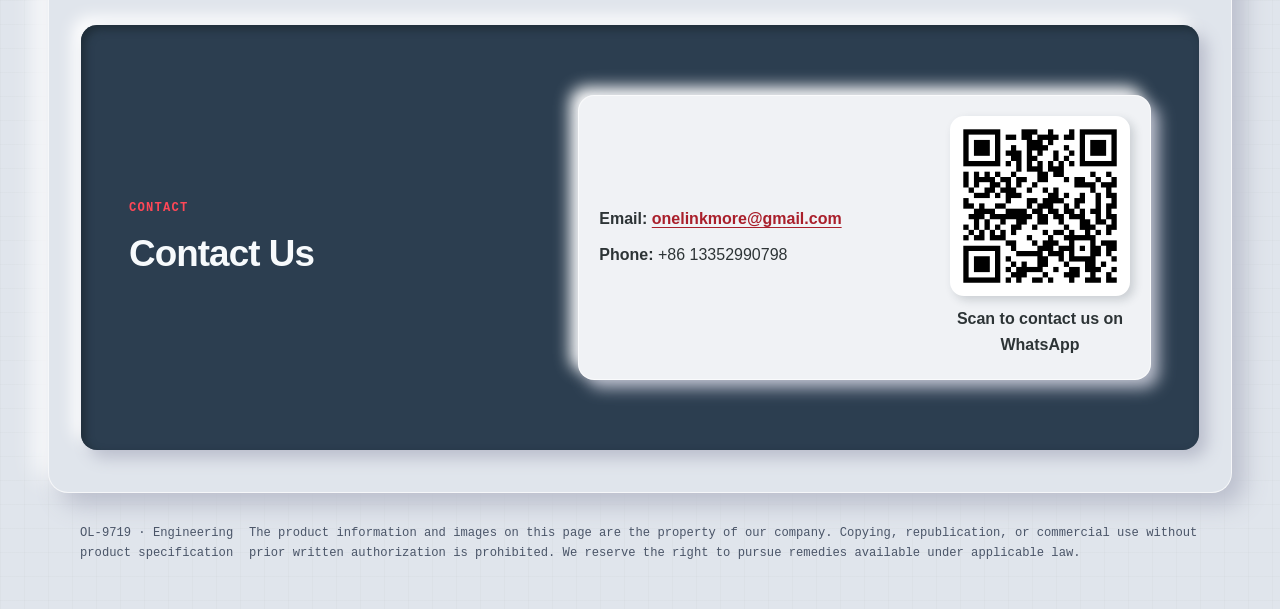
<file: products/OL-9719/index.html>
<!doctype html>
<html lang="en">
<head>
  <meta charset="utf-8">
  <meta name="viewport" content="width=device-width, initial-scale=1">
  <meta name="description" content="OL-9719 is a 2.92 mm male to SMA male RF adapter for test instruments, microwave modules, and RF system integration.">
  <title>OL-9719 | 2.92 mm Male to SMA Male Adapter</title>
  <link rel="stylesheet" href="../../assets/product.css">
</head>
<body data-ui-template="rf-industrial-v1">
  <header class="site-header">
    <a class="brand" href="../../" aria-label="Back to product catalog">
      <span class="brand-mark" aria-hidden="true"></span>
      <span>PRODUCT SPECIFICATION</span>
    </a>
  </header>

  <main>
    <section class="hero section-shell" aria-labelledby="product-title">
      <div class="hero-copy">
        <p class="eyebrow">RF CONNECTOR / PRODUCT SPECIFICATION</p>
        <h1 id="product-title">OL-9719</h1>
        <p class="product-name">2.92 mm Male to SMA Male Adapter</p>
        <p class="description">OL-9719 is a 2.92 mm male to SMA male RF adapter for test instruments, microwave modules, and RF system integration.</p>

      </div>
      <figure class="hero-visual">
        <img src="images/product-01.jpg" alt="OL-9719 2.92 mm male to SMA male RF adapter product photo" width="422" height="592">
      </figure>
    </section>

    <section class="core-section"><div class="section-shell"><div class="section-heading"><p class="eyebrow">CORE SPECIFICATIONS</p><h2>Core Specifications</h2></div><div class="core-grid"><article class="core-item"><p class="core-label">Interface</p><p class="core-value">2.92 mm Male to SMA Male</p></article><article class="core-item"><p class="core-label">Frequency</p><p class="core-value">DC to 27 GHz</p></article><article class="core-item"><p class="core-label">Impedance</p><p class="core-value">50 Ω</p></article><article class="core-item"><p class="core-label">VSWR</p><p class="core-value">1.15 Max.</p></article><article class="core-item"><p class="core-label">Withstanding Voltage</p><p class="core-value">100 Vrms</p></article><article class="core-item"><p class="core-label">Operating Temperature</p><p class="core-value">-40°C to +125°C</p></article></div></div></section>
    <section><div class="section-shell"><div class="section-heading"><p class="eyebrow">TECHNICAL SPECIFICATIONS</p><h2>Technical Specifications</h2></div><div class="table-scroll" tabindex="0" aria-label="Technical specifications table, scroll horizontally if needed"><table class="spec-table"><thead><tr><th scope="col">Parameter</th><th scope="col">Specification</th></tr></thead><tbody><tr class="category-row"><th colspan="2">Electrical and Environmental Specifications</th></tr><tr><th scope="row">Interface</th><td>2.92 mm Male to SMA Male</td></tr><tr><th scope="row">Frequency</th><td>DC to 27 GHz</td></tr><tr><th scope="row">Impedance</th><td>50 Ω</td></tr><tr><th scope="row">VSWR</th><td>1.15 Max.</td></tr><tr><th scope="row">Withstanding Voltage</th><td>100 Vrms</td></tr><tr><th scope="row">Operating Temperature</th><td>-40°C to +125°C</td></tr><tr><th scope="row">Durability</th><td>500 Cycles Min.</td></tr><tr class="category-row"><th colspan="2">Materials and Finishing</th></tr><tr><th scope="row">Body</th><td>Stainless Steel Type 303, Passivate</td></tr><tr><th scope="row">Insulators</th><td>PEI &amp; PTFE</td></tr><tr><th scope="row">Center Conductor</th><td>Beryllium Copper, Gold Plating</td></tr><tr class="category-row"><th colspan="2">Mechanical Dimensions</th></tr><tr><th scope="row">Overall Length</th><td>27.2 mm REF</td></tr><tr class="category-row"><th colspan="2">Compliance</th></tr><tr><th scope="row">RoHS Compliance</th><td>All materials are RoHS compliant</td></tr></tbody></table></div></div></section>
    <section class="dimension-section"><div class="section-shell"><div class="section-heading"><p class="eyebrow">DIMENSIONS</p><h2>Dimensions and Structure</h2></div><div class="gallery-grid"><figure class="drawing"><img src="images/dimensions.png" alt="OL-9719 engineering dimension drawing, overall length 27.2 mm REF" loading="lazy"></figure></div></div></section><section class="test-curve-section"><div class="section-shell"><div class="section-heading"><p class="eyebrow">TEST CURVES</p><h2>Test Curves</h2></div><div class="gallery-grid"><figure class="drawing" style="grid-column: 1 / -1;"><img src="images/test-curve.png" alt="OL-9719 S11, S22, and S12 sweep test curves" loading="lazy"></figure></div></div></section>
    <section class=""><div class="section-shell"><div class="section-heading"><p class="eyebrow">PRODUCT IMAGES</p><h2>Product Images</h2></div><div class="gallery-grid"><figure class="drawing"><img src="images/product-02.jpg" alt="OL-9719 RF adapter connector detail photo" loading="lazy"></figure><figure class="drawing"><img src="images/product-03.jpg" alt="OL-9719 RF adapter side-view photo" loading="lazy"></figure></div></div></section>

    <section class="contact section-shell" aria-labelledby="contact-title">
      <div>
        <p class="eyebrow">CONTACT</p>
        <h2 id="contact-title">Contact Us</h2>
      </div>
      <div class="contact-card" style="display:flex;align-items:center;justify-content:space-between;gap:24px;flex-wrap:wrap;"><div><p><strong>Email:</strong> <a href="mailto:onelinkmore@gmail.com">onelinkmore@gmail.com</a></p><p><strong>Phone:</strong> +86 13352990798</p></div><figure style="width:180px;max-width:100%;margin:0;text-align:center;"><div style="width:100%;aspect-ratio:1;overflow:hidden;border:8px solid #fff;border-radius:14px;background:#fff;box-shadow:4px 4px 10px rgba(29,43,54,.18);"><img src="images/whatsapp-qr.png" alt="WhatsApp contact QR code" loading="lazy" style="width:100%;height:100%;object-fit:contain;"></div><figcaption style="margin-top:10px;font-weight:800;">Scan to contact us on WhatsApp</figcaption></figure></div>
    </section>
  </main>

  <footer class="site-footer">
    <p>OL-9719 · Engineering product specification</p>
    <p>The product information and images on this page are the property of our company. Copying, republication, or commercial use without prior written authorization is prohibited. We reserve the right to pursue remedies available under applicable law.</p>
  </footer>
</body>
</html>
</file>
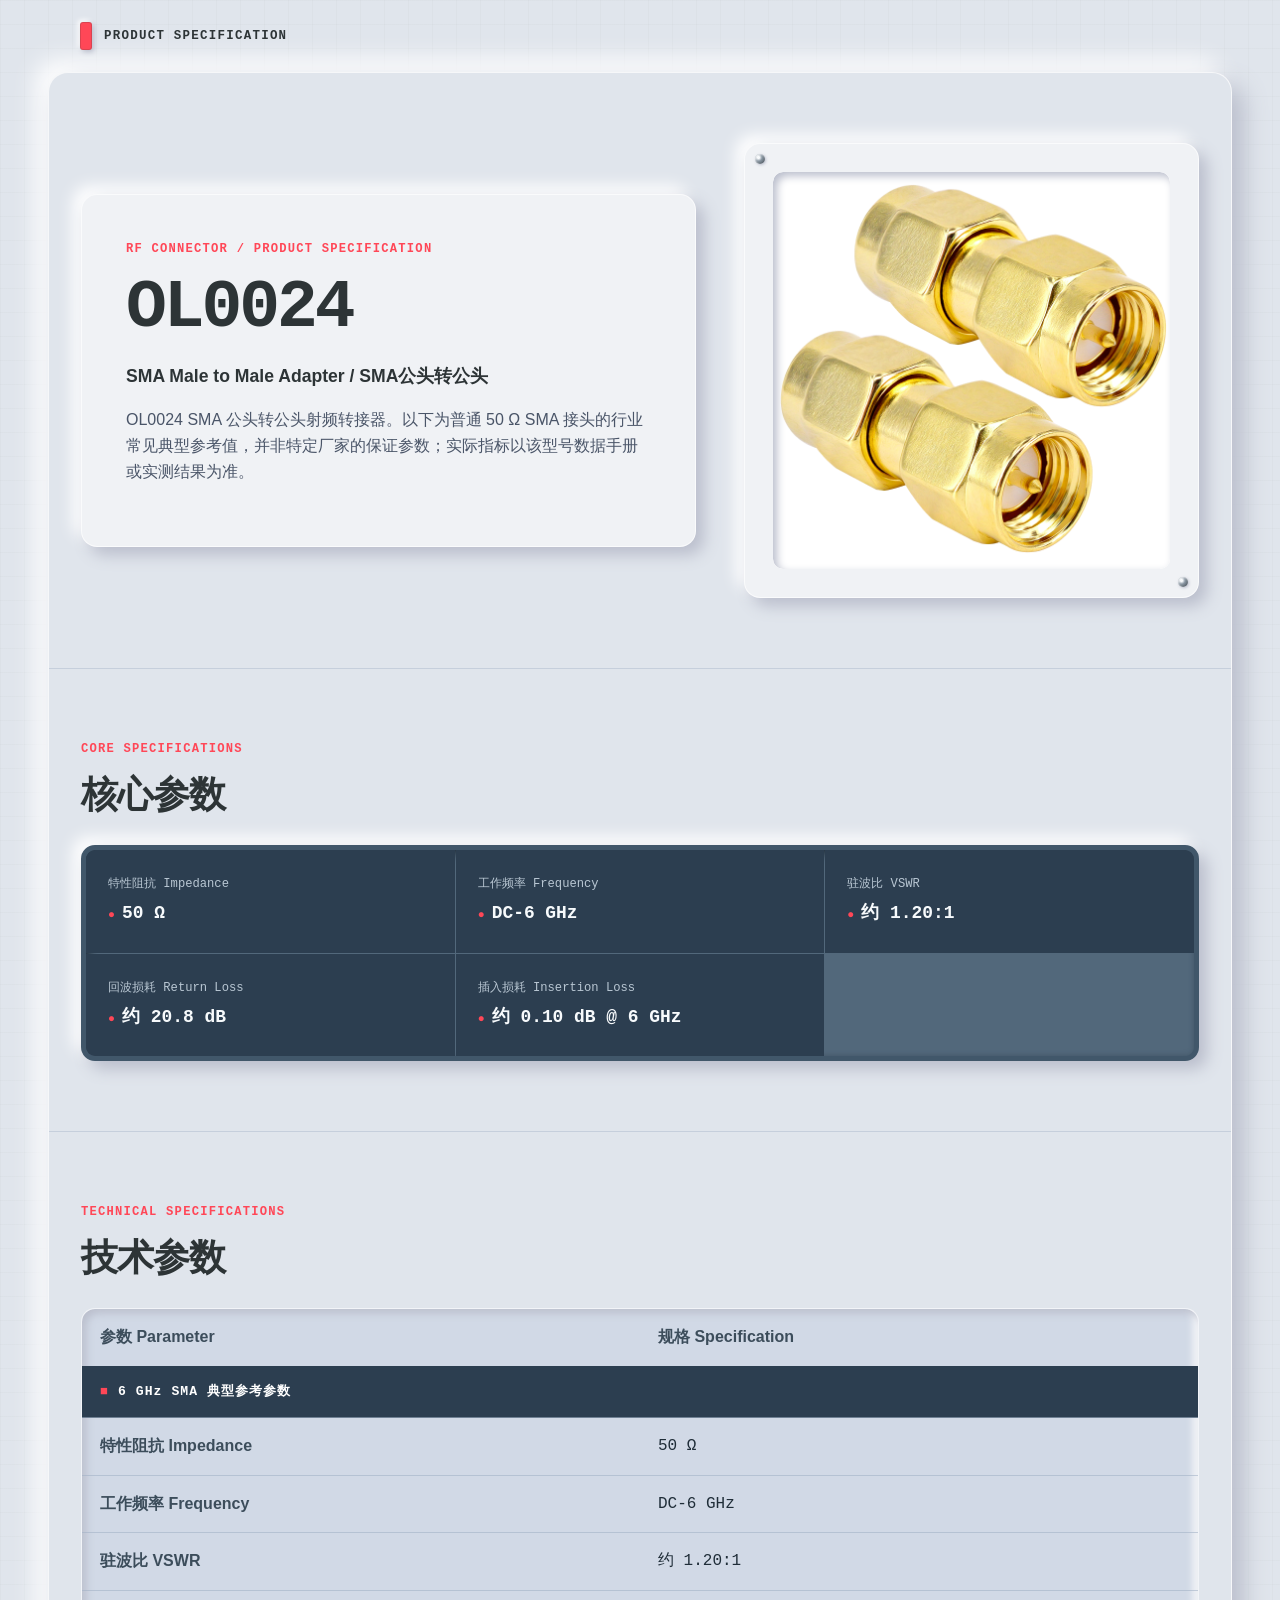
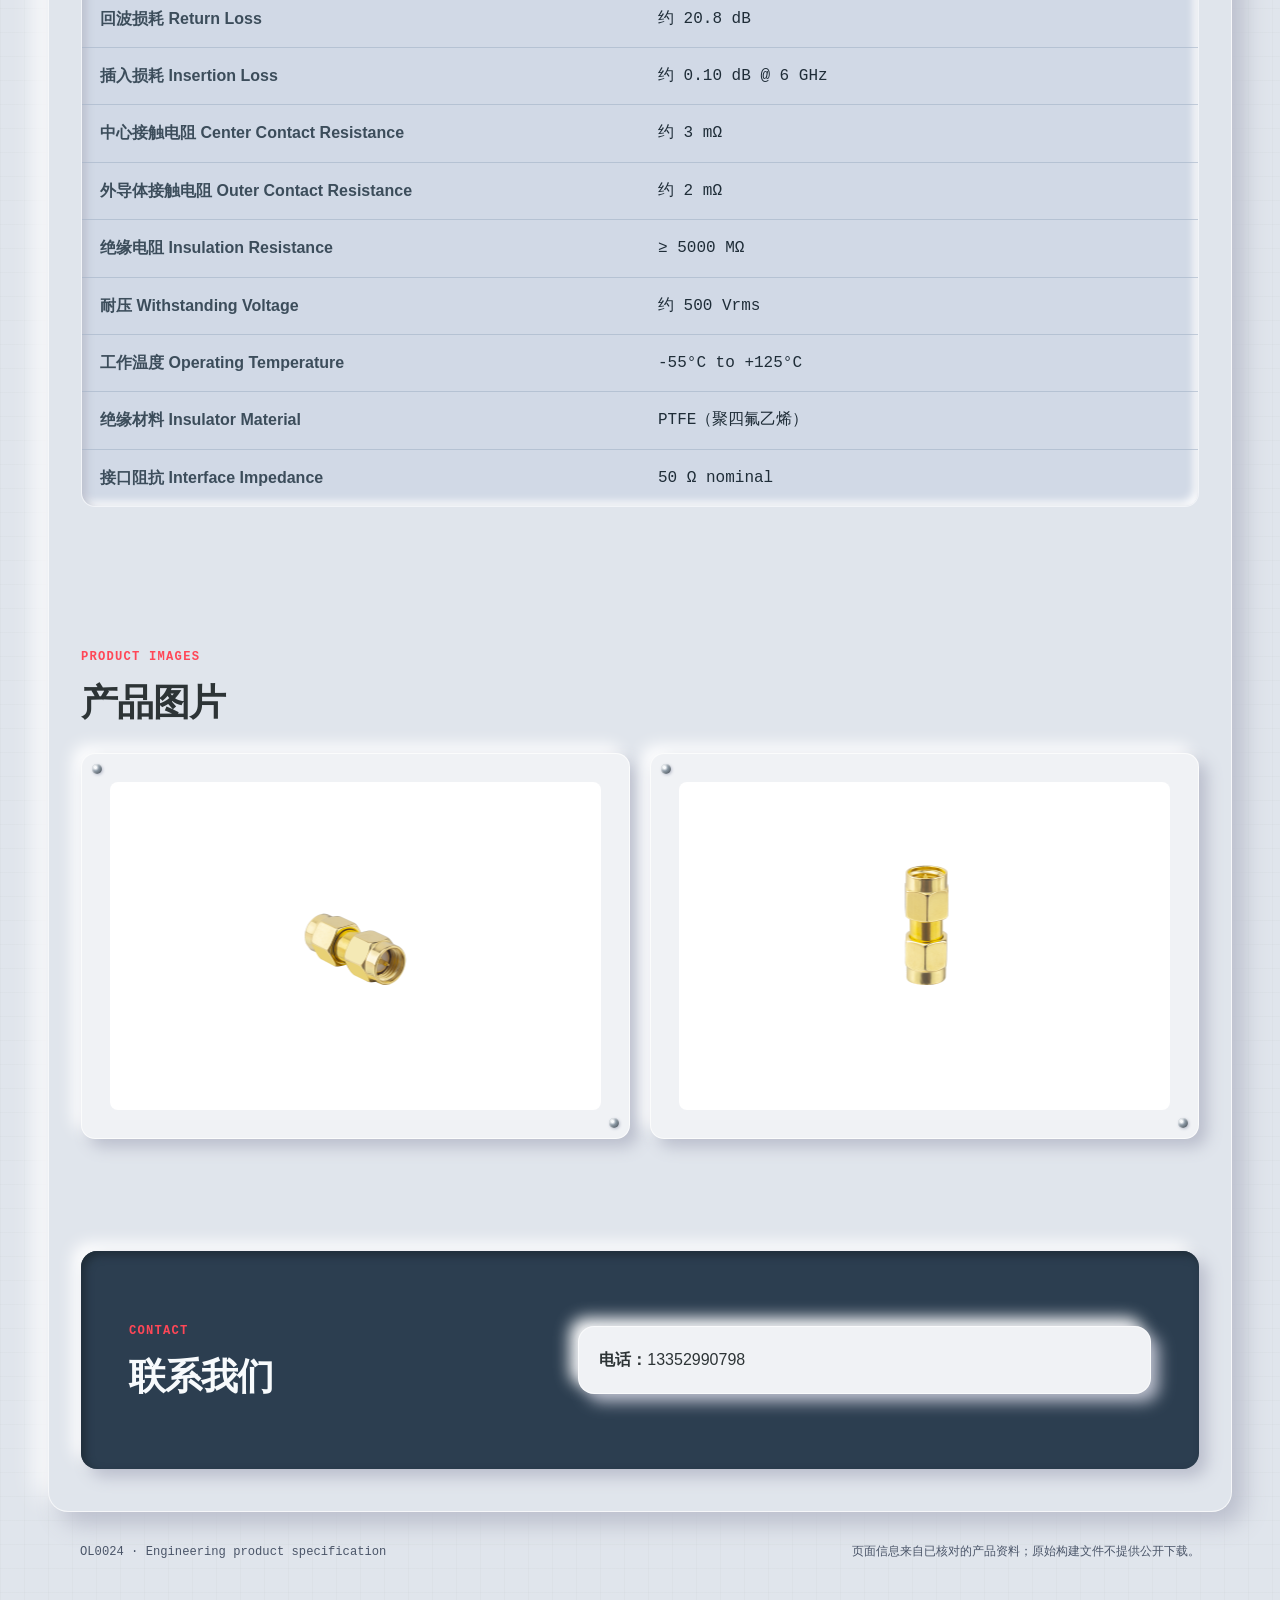
<file: products/OL0024/index.html>
<!doctype html>
<html lang="zh-CN">
<head>
  <meta charset="utf-8">
  <meta name="viewport" content="width=device-width, initial-scale=1">
  <meta name="description" content="OL0024 SMA 公头转公头射频转接器。以下为普通 50 Ω SMA 接头的行业常见典型参考值，并非特定厂家的保证参数；实际指标以该型号数据手册或实测结果为准。">
  <title>OL0024 | SMA Male to Male Adapter / SMA公头转公头</title>
  <link rel="stylesheet" href="../../assets/product.css">
</head>
<body data-ui-template="rf-industrial-v1">
  <header class="site-header">
    <a class="brand" href="../../" aria-label="返回产品目录">
      <span class="brand-mark" aria-hidden="true"></span>
      <span>PRODUCT SPECIFICATION</span>
    </a>
  </header>

  <main>
    <section class="hero section-shell" aria-labelledby="product-title">
      <div class="hero-copy">
        <p class="eyebrow">RF CONNECTOR / PRODUCT SPECIFICATION</p>
        <h1 id="product-title">OL0024</h1>
        <p class="product-name">SMA Male to Male Adapter / SMA公头转公头</p>
        <p class="description">OL0024 SMA 公头转公头射频转接器。以下为普通 50 Ω SMA 接头的行业常见典型参考值，并非特定厂家的保证参数；实际指标以该型号数据手册或实测结果为准。</p>

      </div>
      <figure class="hero-visual">
        <img src="images/product-01.png" alt="OL0024 SMA 公头转公头射频转接器产品图" width="422" height="592">
      </figure>
    </section>

    <section class="core-section"><div class="section-shell"><div class="section-heading"><p class="eyebrow">CORE SPECIFICATIONS</p><h2>核心参数</h2></div><div class="core-grid"><article class="core-item"><p class="core-label">特性阻抗 Impedance</p><p class="core-value">50 Ω</p></article><article class="core-item"><p class="core-label">工作频率 Frequency</p><p class="core-value">DC-6 GHz</p></article><article class="core-item"><p class="core-label">驻波比 VSWR</p><p class="core-value">约 1.20:1</p></article><article class="core-item"><p class="core-label">回波损耗 Return Loss</p><p class="core-value">约 20.8 dB</p></article><article class="core-item"><p class="core-label">插入损耗 Insertion Loss</p><p class="core-value">约 0.10 dB @ 6 GHz</p></article></div></div></section>
    <section><div class="section-shell"><div class="section-heading"><p class="eyebrow">TECHNICAL SPECIFICATIONS</p><h2>技术参数</h2></div><div class="table-scroll" tabindex="0" aria-label="技术参数表，可横向滚动"><table class="spec-table"><thead><tr><th scope="col">参数 Parameter</th><th scope="col">规格 Specification</th></tr></thead><tbody><tr class="category-row"><th colspan="2">6 GHz SMA 典型参考参数</th></tr><tr><th scope="row">特性阻抗 Impedance</th><td>50 Ω</td></tr><tr><th scope="row">工作频率 Frequency</th><td>DC-6 GHz</td></tr><tr><th scope="row">驻波比 VSWR</th><td>约 1.20:1</td></tr><tr><th scope="row">回波损耗 Return Loss</th><td>约 20.8 dB</td></tr><tr><th scope="row">插入损耗 Insertion Loss</th><td>约 0.10 dB @ 6 GHz</td></tr><tr><th scope="row">中心接触电阻 Center Contact Resistance</th><td>约 3 mΩ</td></tr><tr><th scope="row">外导体接触电阻 Outer Contact Resistance</th><td>约 2 mΩ</td></tr><tr><th scope="row">绝缘电阻 Insulation Resistance</th><td>≥ 5000 MΩ</td></tr><tr><th scope="row">耐压 Withstanding Voltage</th><td>约 500 Vrms</td></tr><tr><th scope="row">工作温度 Operating Temperature</th><td>-55°C to +125°C</td></tr><tr><th scope="row">绝缘材料 Insulator Material</th><td>PTFE（聚四氟乙烯）</td></tr><tr><th scope="row">接口阻抗 Interface Impedance</th><td>50 Ω nominal</td></tr></tbody></table></div></div></section>

    <section class=""><div class="section-shell"><div class="section-heading"><p class="eyebrow">PRODUCT IMAGES</p><h2>产品图片</h2></div><div class="gallery-grid"><figure class="drawing"><img src="images/product-02.png" alt="OL0024 SMA 公头转公头射频转接器侧面图" loading="lazy"></figure><figure class="drawing"><img src="images/product-03.png" alt="OL0024 SMA 公头转公头射频转接器斜视图" loading="lazy"></figure></div></div></section>

    <section class="contact section-shell" aria-labelledby="contact-title">
      <div>
        <p class="eyebrow">CONTACT</p>
        <h2 id="contact-title">联系我们</h2>
      </div>
      <div class="contact-card"><p><strong>电话：</strong>13352990798</p></div>
    </section>
  </main>

  <footer class="site-footer">
    <p>OL0024 · Engineering product specification</p>
    <p>页面信息来自已核对的产品资料；原始构建文件不提供公开下载。</p>
  </footer>
</body>
</html>
</file>
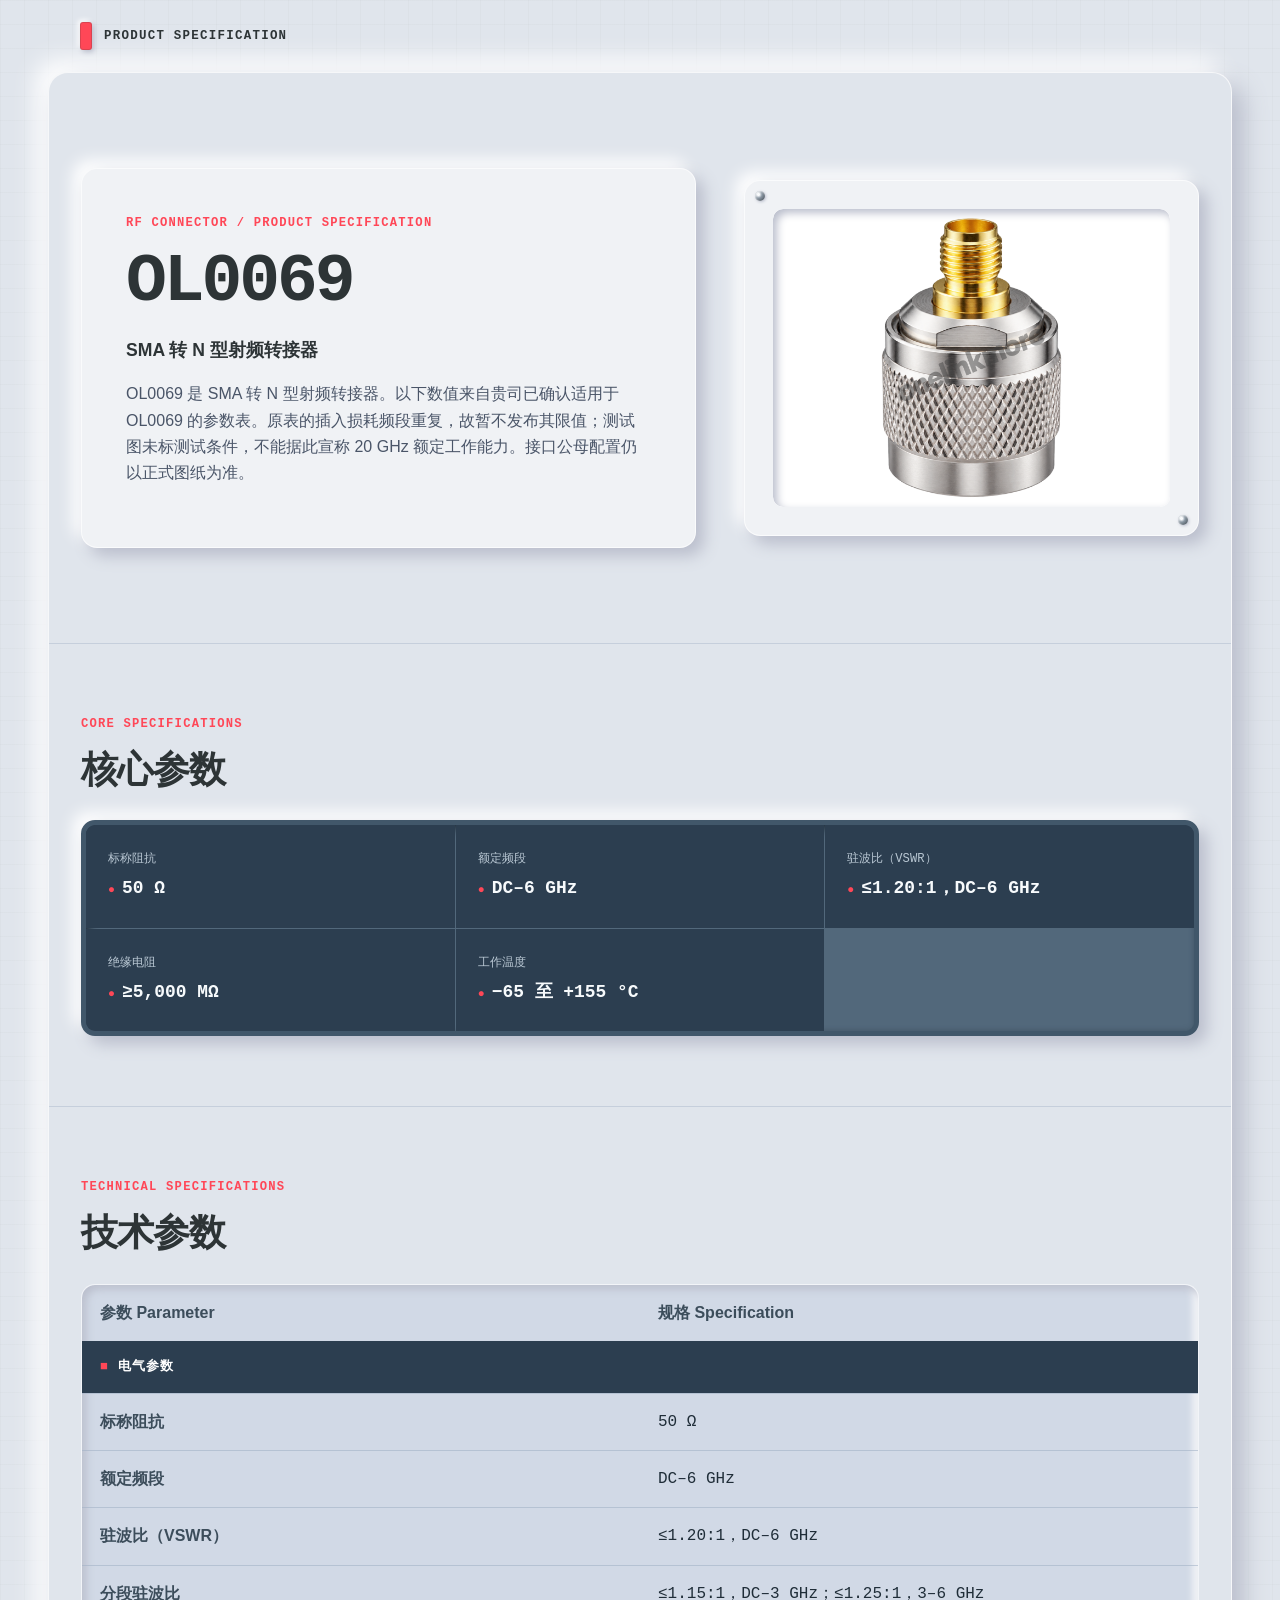
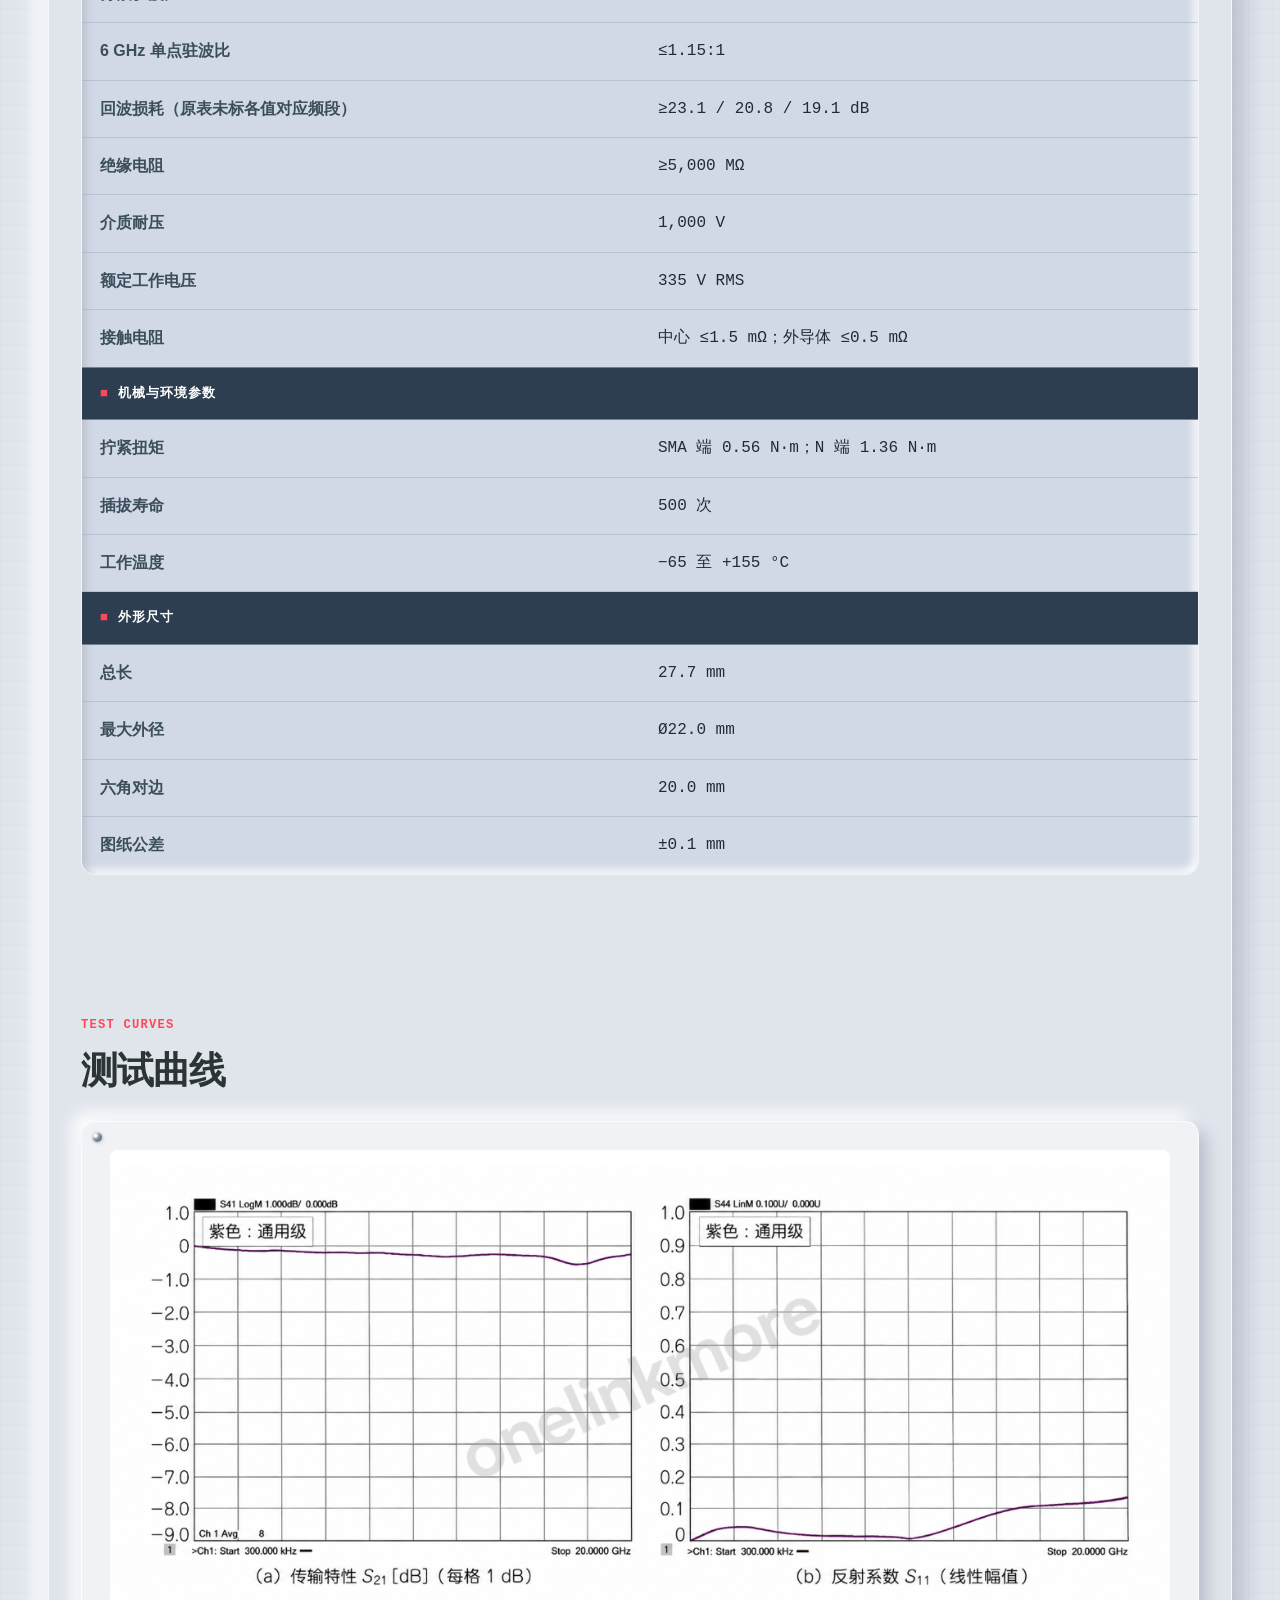
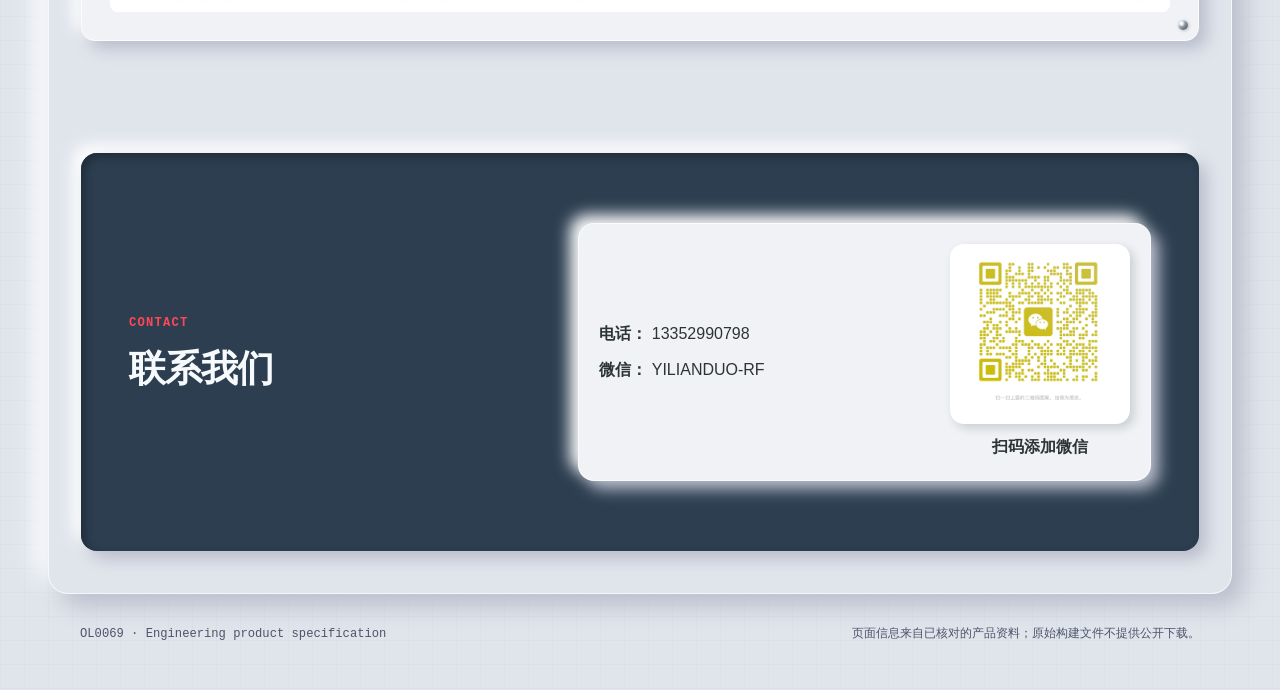
<file: products/OL0069/index.html>
<!doctype html>
<html lang="zh-CN">
<head>
  <meta charset="utf-8">
  <meta name="viewport" content="width=device-width, initial-scale=1">
  <meta name="description" content="OL0069 是 SMA 转 N 型射频转接器。以下数值来自贵司已确认适用于 OL0069 的参数表。原表的插入损耗频段重复，故暂不发布其限值；测试图未标测试条件，不能据此宣称 20 GHz 额定工作能力。接口公母配置仍以正式图纸为准。">
  <title>OL0069 | SMA 转 N 型射频转接器</title>
  <link rel="stylesheet" href="../../assets/product.css">
</head>
<body data-ui-template="rf-industrial-v1">
  <header class="site-header">
    <a class="brand" href="../../" aria-label="返回产品目录">
      <span class="brand-mark" aria-hidden="true"></span>
      <span>PRODUCT SPECIFICATION</span>
    </a>
  </header>

  <main>
    <section class="hero section-shell" aria-labelledby="product-title">
      <div class="hero-copy">
        <p class="eyebrow">RF CONNECTOR / PRODUCT SPECIFICATION</p>
        <h1 id="product-title">OL0069</h1>
        <p class="product-name">SMA 转 N 型射频转接器</p>
        <p class="description">OL0069 是 SMA 转 N 型射频转接器。以下数值来自贵司已确认适用于 OL0069 的参数表。原表的插入损耗频段重复，故暂不发布其限值；测试图未标测试条件，不能据此宣称 20 GHz 额定工作能力。接口公母配置仍以正式图纸为准。</p>

      </div>
      <figure class="hero-visual">
        <img src="images/product-01.png" alt="OL0069 射频转接器实物图" width="422" height="592">
      </figure>
    </section>

    <section class="core-section"><div class="section-shell"><div class="section-heading"><p class="eyebrow">CORE SPECIFICATIONS</p><h2>核心参数</h2></div><div class="core-grid"><article class="core-item"><p class="core-label">标称阻抗</p><p class="core-value">50 Ω</p></article><article class="core-item"><p class="core-label">额定频段</p><p class="core-value">DC–6 GHz</p></article><article class="core-item"><p class="core-label">驻波比（VSWR）</p><p class="core-value">≤1.20:1，DC–6 GHz</p></article><article class="core-item"><p class="core-label">绝缘电阻</p><p class="core-value">≥5,000 MΩ</p></article><article class="core-item"><p class="core-label">工作温度</p><p class="core-value">−65 至 +155 °C</p></article></div></div></section>
    <section><div class="section-shell"><div class="section-heading"><p class="eyebrow">TECHNICAL SPECIFICATIONS</p><h2>技术参数</h2></div><div class="table-scroll" tabindex="0" aria-label="技术参数表，可横向滚动"><table class="spec-table"><thead><tr><th scope="col">参数 Parameter</th><th scope="col">规格 Specification</th></tr></thead><tbody><tr class="category-row"><th colspan="2">电气参数</th></tr><tr><th scope="row">标称阻抗</th><td>50 Ω</td></tr><tr><th scope="row">额定频段</th><td>DC–6 GHz</td></tr><tr><th scope="row">驻波比（VSWR）</th><td>≤1.20:1，DC–6 GHz</td></tr><tr><th scope="row">分段驻波比</th><td>≤1.15:1，DC–3 GHz；≤1.25:1，3–6 GHz</td></tr><tr><th scope="row">6 GHz 单点驻波比</th><td>≤1.15:1</td></tr><tr><th scope="row">回波损耗（原表未标各值对应频段）</th><td>≥23.1 / 20.8 / 19.1 dB</td></tr><tr><th scope="row">绝缘电阻</th><td>≥5,000 MΩ</td></tr><tr><th scope="row">介质耐压</th><td>1,000 V</td></tr><tr><th scope="row">额定工作电压</th><td>335 V RMS</td></tr><tr><th scope="row">接触电阻</th><td>中心 ≤1.5 mΩ；外导体 ≤0.5 mΩ</td></tr><tr class="category-row"><th colspan="2">机械与环境参数</th></tr><tr><th scope="row">拧紧扭矩</th><td>SMA 端 0.56 N·m；N 端 1.36 N·m</td></tr><tr><th scope="row">插拔寿命</th><td>500 次</td></tr><tr><th scope="row">工作温度</th><td>−65 至 +155 °C</td></tr><tr class="category-row"><th colspan="2">外形尺寸</th></tr><tr><th scope="row">总长</th><td>27.7 mm</td></tr><tr><th scope="row">最大外径</th><td>Ø22.0 mm</td></tr><tr><th scope="row">六角对边</th><td>20.0 mm</td></tr><tr><th scope="row">图纸公差</th><td>±0.1 mm</td></tr></tbody></table></div></div></section>
    <section class="test-curve-section"><div class="section-shell"><div class="section-heading"><p class="eyebrow">TEST CURVES</p><h2>测试曲线</h2></div><div class="gallery-grid"><figure class="drawing" style="grid-column: 1 / -1;"><img src="images/test-curve.png" alt="用户确认属于 OL0069 的通用级测试图；原图未标型号和测试条件，不能证明 20 GHz 额定工作能力" loading="lazy"></figure></div></div></section>


    <section class="contact section-shell" aria-labelledby="contact-title">
      <div>
        <p class="eyebrow">CONTACT</p>
        <h2 id="contact-title">联系我们</h2>
      </div>
      <div class="contact-card" style="display:flex;align-items:center;justify-content:space-between;gap:24px;flex-wrap:wrap;"><div><p><strong>电话：</strong> 13352990798</p><p><strong>微信：</strong> YILIANDUO-RF</p></div><figure style="width:180px;max-width:100%;margin:0;text-align:center;"><div style="width:100%;aspect-ratio:1;overflow:hidden;border:8px solid #fff;border-radius:14px;background:#fff;box-shadow:4px 4px 10px rgba(29,43,54,.18);"><img src="images/wechat-qr.png" alt="一联多微信二维码" loading="lazy" style="width:100%;height:100%;object-fit:contain;"></div><figcaption style="margin-top:10px;font-weight:800;">扫码添加微信</figcaption></figure></div>
    </section>
  </main>

  <footer class="site-footer">
    <p>OL0069 · Engineering product specification</p>
    <p>页面信息来自已核对的产品资料；原始构建文件不提供公开下载。</p>
  </footer>
</body>
</html>
</file>
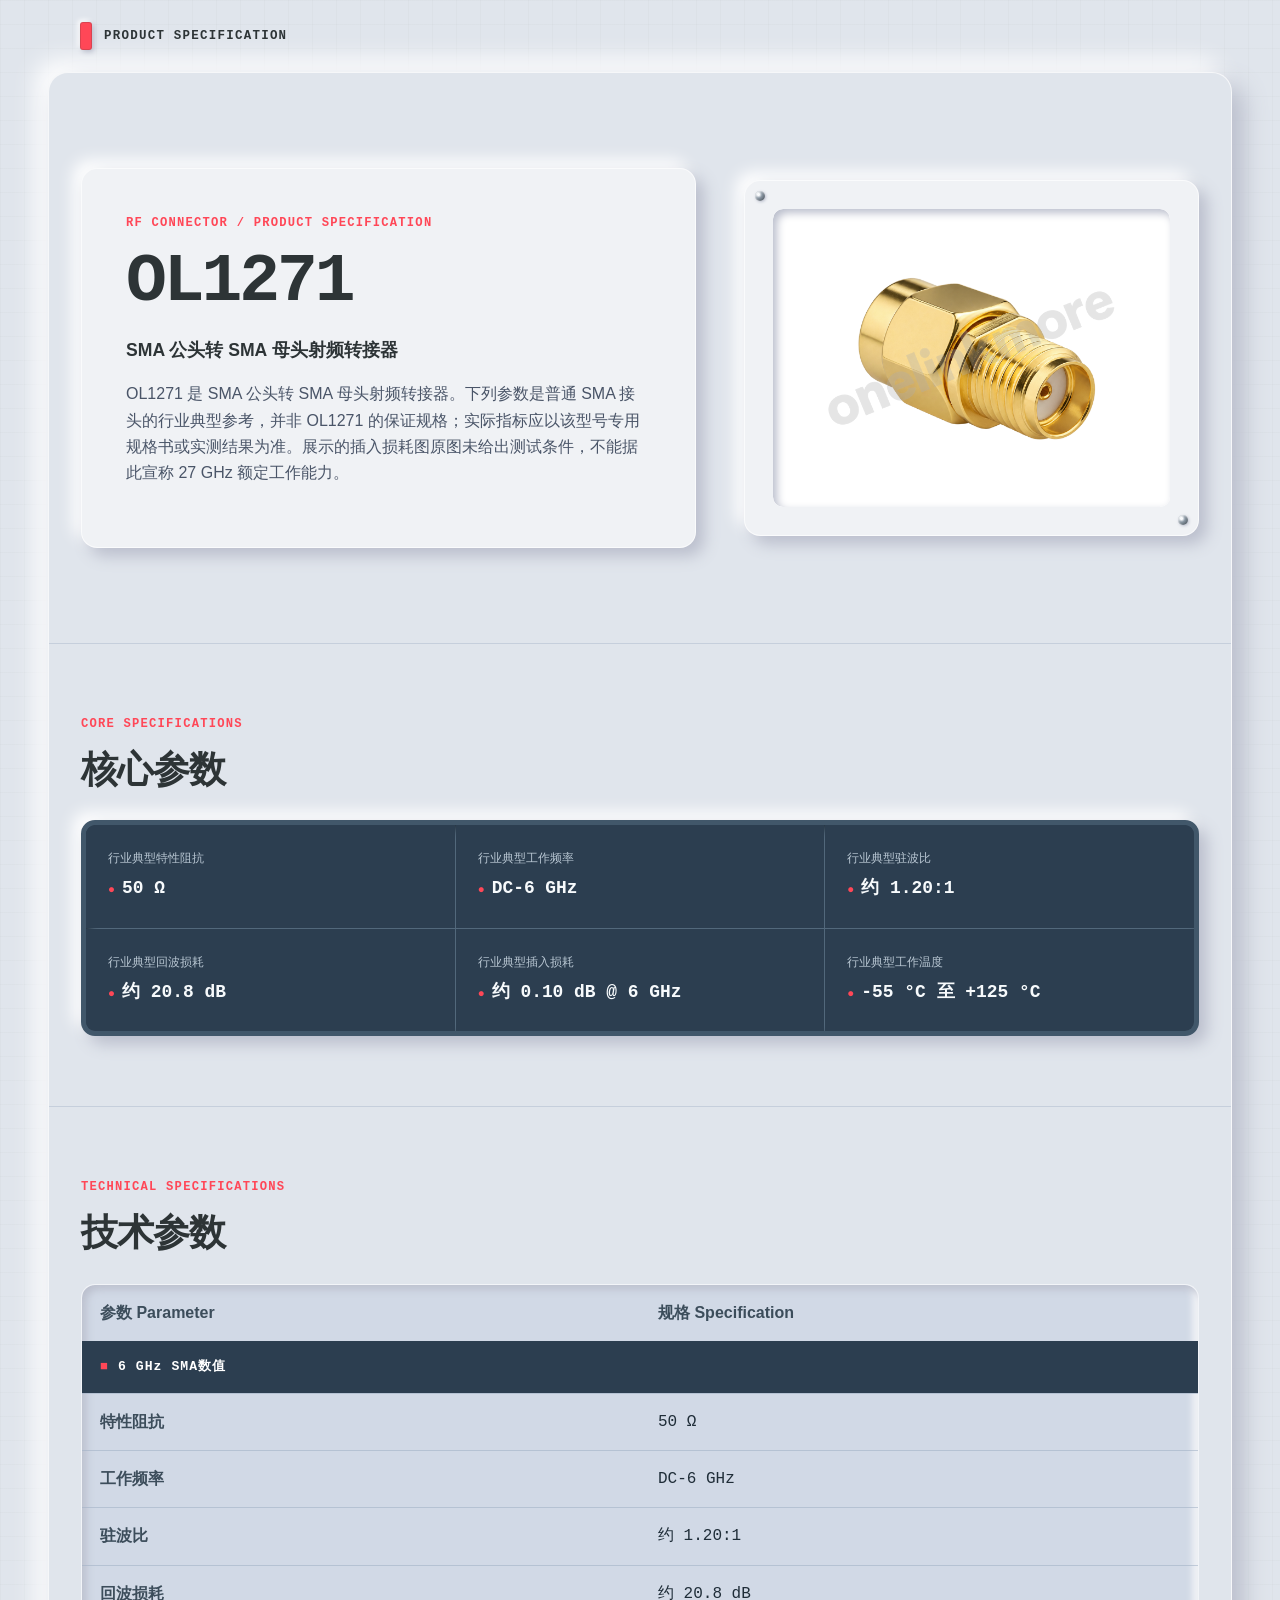
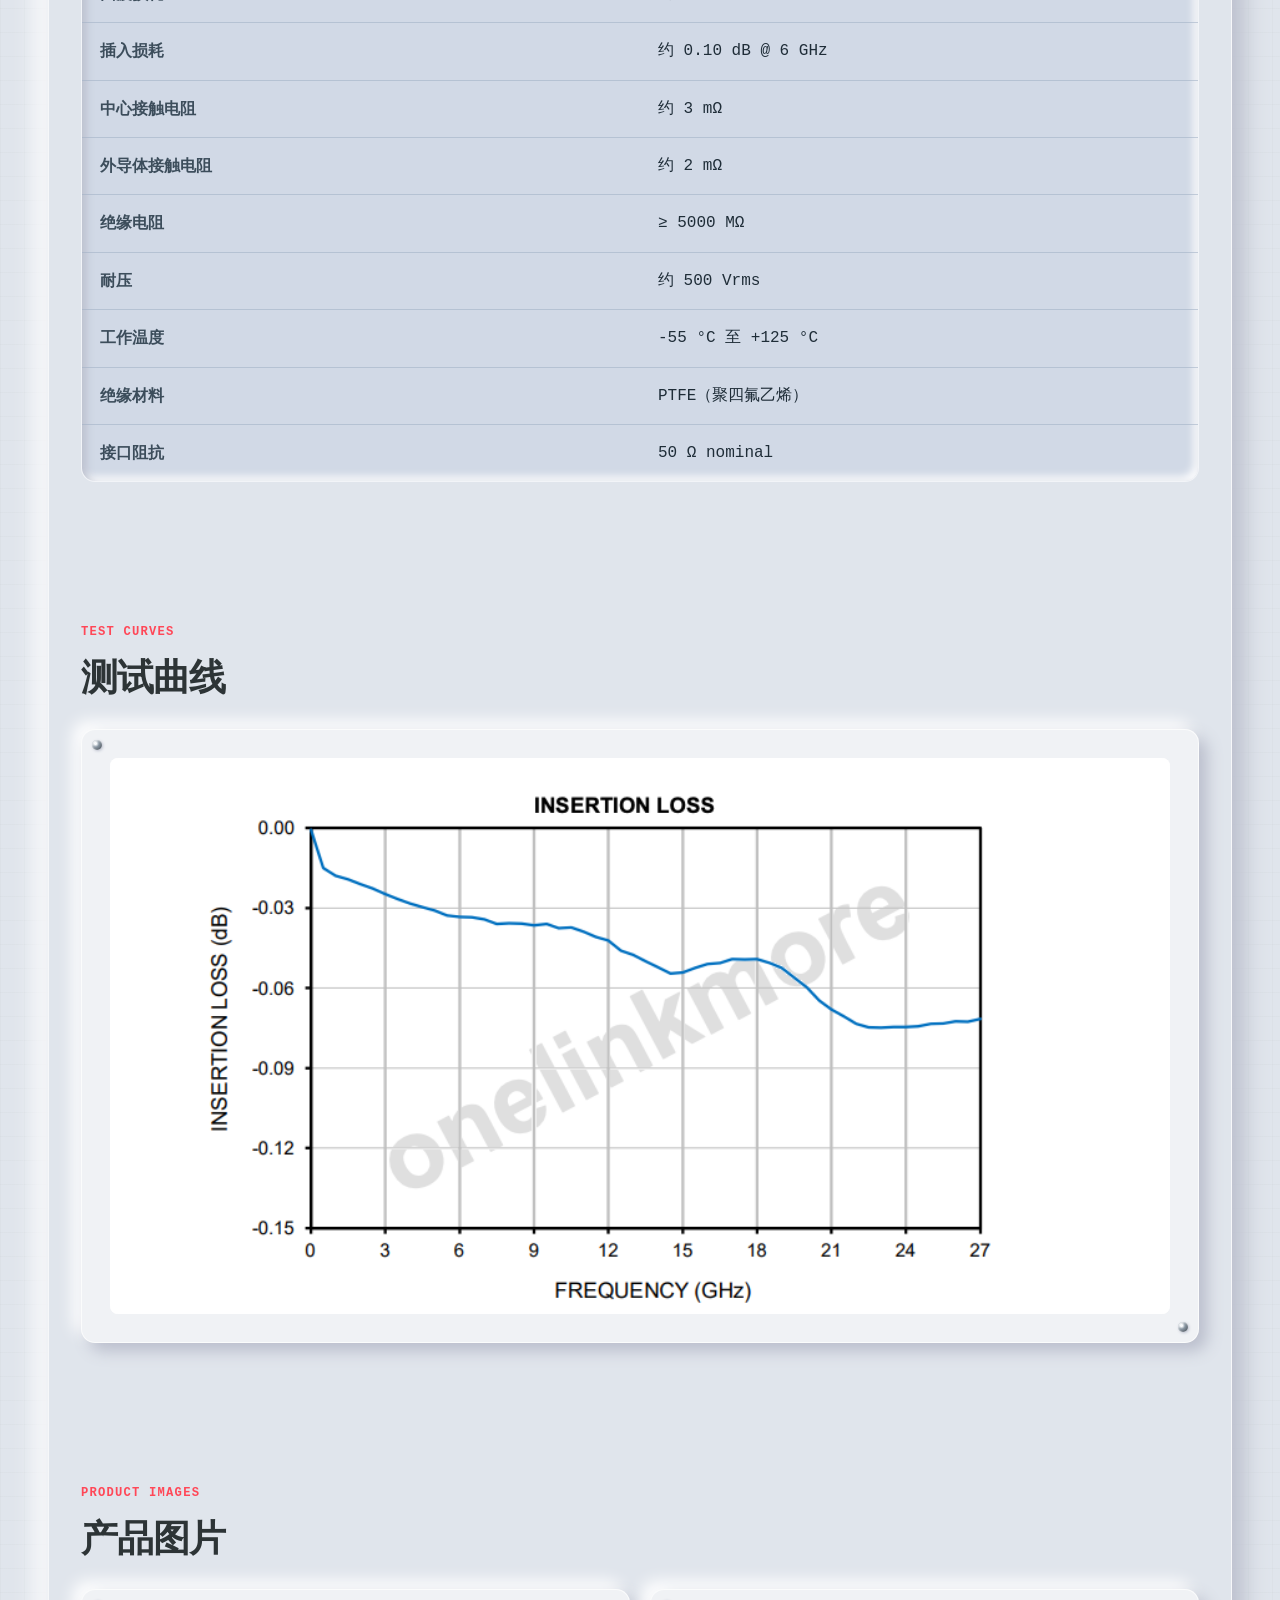
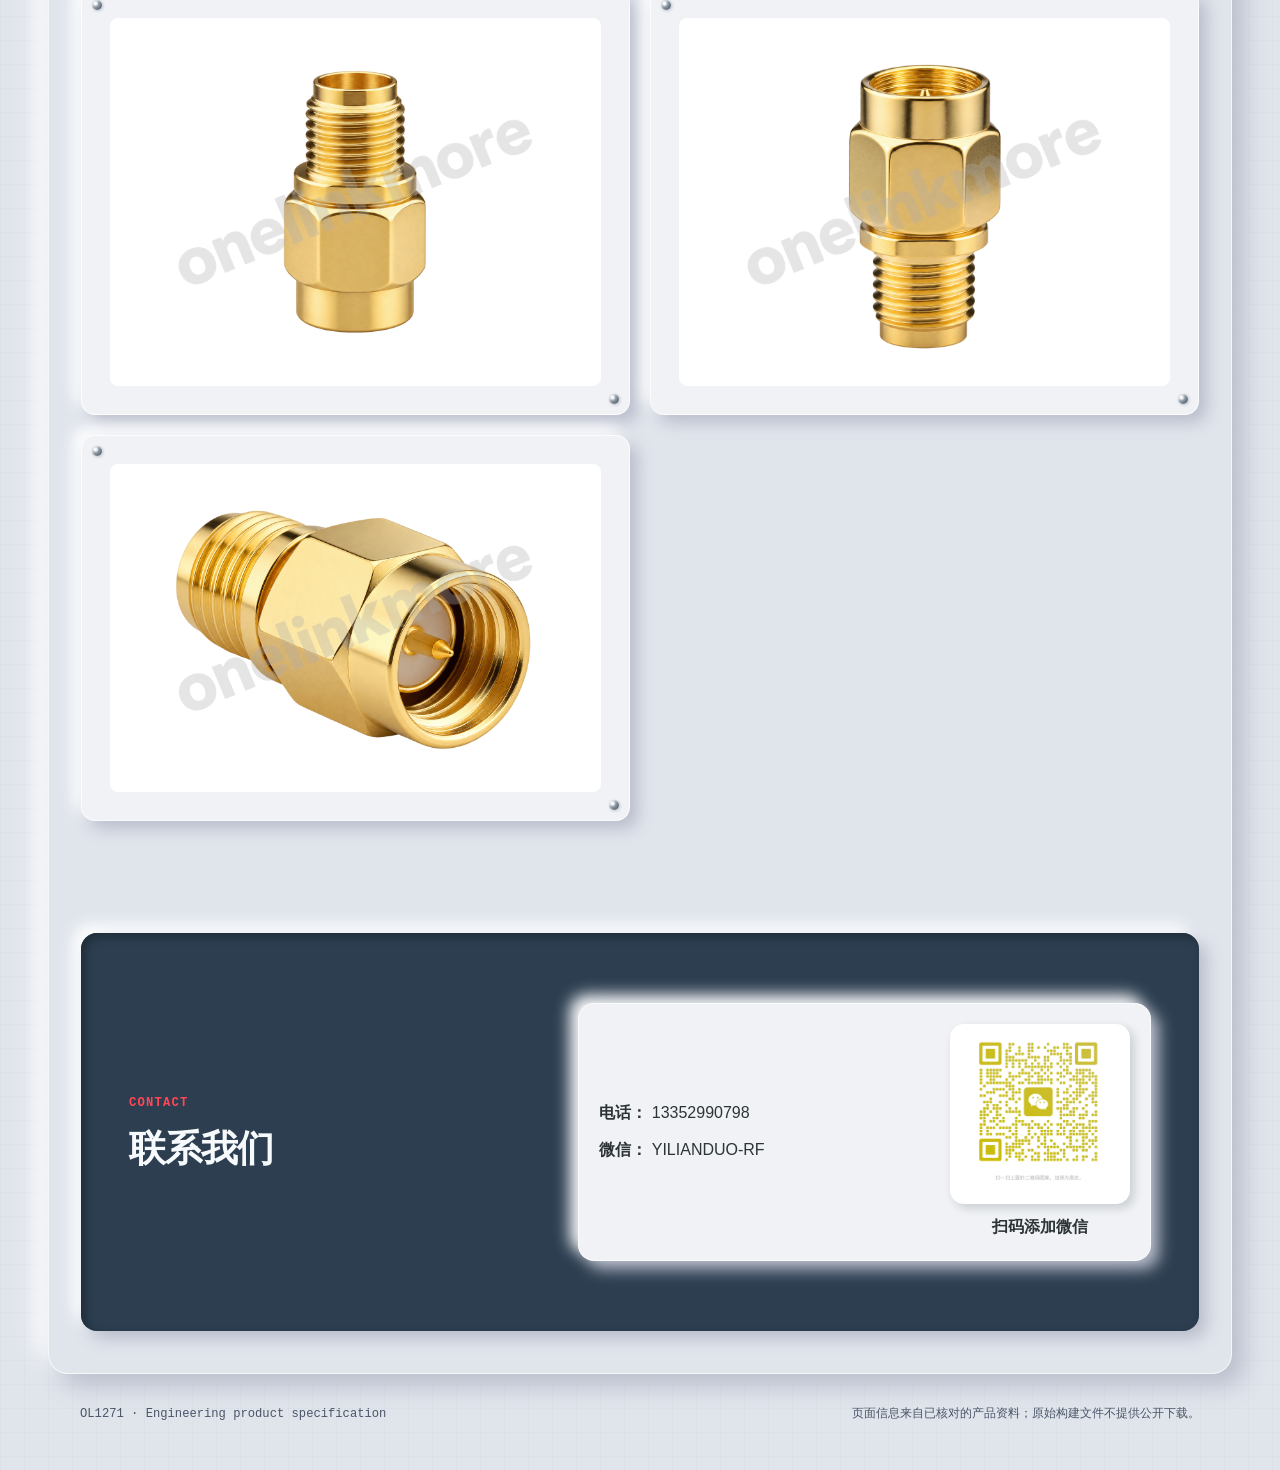
<file: products/OL1271/index.html>
<!doctype html>
<html lang="zh-CN">
<head>
  <meta charset="utf-8">
  <meta name="viewport" content="width=device-width, initial-scale=1">
  <meta name="description" content="OL1271 是 SMA 公头转 SMA 母头射频转接器。下列参数是普通 SMA 接头的行业典型参考，并非 OL1271 的保证规格；实际指标应以该型号专用规格书或实测结果为准。展示的插入损耗图原图未给出测试条件，不能据此宣称 27 GHz 额定工作能力。">
  <title>OL1271 | SMA 公头转 SMA 母头射频转接器</title>
  <link rel="stylesheet" href="../../assets/product.css">
</head>
<body data-ui-template="rf-industrial-v1">
  <header class="site-header">
    <a class="brand" href="../../" aria-label="返回产品目录">
      <span class="brand-mark" aria-hidden="true"></span>
      <span>PRODUCT SPECIFICATION</span>
    </a>
  </header>

  <main>
    <section class="hero section-shell" aria-labelledby="product-title">
      <div class="hero-copy">
        <p class="eyebrow">RF CONNECTOR / PRODUCT SPECIFICATION</p>
        <h1 id="product-title">OL1271</h1>
        <p class="product-name">SMA 公头转 SMA 母头射频转接器</p>
        <p class="description">OL1271 是 SMA 公头转 SMA 母头射频转接器。下列参数是普通 SMA 接头的行业典型参考，并非 OL1271 的保证规格；实际指标应以该型号专用规格书或实测结果为准。展示的插入损耗图原图未给出测试条件，不能据此宣称 27 GHz 额定工作能力。</p>

      </div>
      <figure class="hero-visual">
        <img src="images/product-01.png" alt="OL1271 SMA 公头转 SMA 母头转接器斜视实物图" width="422" height="592">
      </figure>
    </section>

    <section class="core-section"><div class="section-shell"><div class="section-heading"><p class="eyebrow">CORE SPECIFICATIONS</p><h2>核心参数</h2></div><div class="core-grid"><article class="core-item"><p class="core-label">行业典型特性阻抗</p><p class="core-value">50 Ω</p></article><article class="core-item"><p class="core-label">行业典型工作频率</p><p class="core-value">DC-6 GHz</p></article><article class="core-item"><p class="core-label">行业典型驻波比</p><p class="core-value">约 1.20:1</p></article><article class="core-item"><p class="core-label">行业典型回波损耗</p><p class="core-value">约 20.8 dB</p></article><article class="core-item"><p class="core-label">行业典型插入损耗</p><p class="core-value">约 0.10 dB @ 6 GHz</p></article><article class="core-item"><p class="core-label">行业典型工作温度</p><p class="core-value">-55 °C 至 +125 °C</p></article></div></div></section>
    <section><div class="section-shell"><div class="section-heading"><p class="eyebrow">TECHNICAL SPECIFICATIONS</p><h2>技术参数</h2></div><div class="table-scroll" tabindex="0" aria-label="技术参数表，可横向滚动"><table class="spec-table"><thead><tr><th scope="col">参数 Parameter</th><th scope="col">规格 Specification</th></tr></thead><tbody><tr class="category-row"><th colspan="2">6 GHz SMA数值</th></tr><tr><th scope="row">特性阻抗</th><td>50 Ω</td></tr><tr><th scope="row">工作频率</th><td>DC-6 GHz</td></tr><tr><th scope="row">驻波比</th><td>约 1.20:1</td></tr><tr><th scope="row">回波损耗</th><td>约 20.8 dB</td></tr><tr><th scope="row">插入损耗</th><td>约 0.10 dB @ 6 GHz</td></tr><tr><th scope="row">中心接触电阻</th><td>约 3 mΩ</td></tr><tr><th scope="row">外导体接触电阻</th><td>约 2 mΩ</td></tr><tr><th scope="row">绝缘电阻</th><td>≥ 5000 MΩ</td></tr><tr><th scope="row">耐压</th><td>约 500 Vrms</td></tr><tr><th scope="row">工作温度</th><td>-55 °C 至 +125 °C</td></tr><tr><th scope="row">绝缘材料</th><td>PTFE（聚四氟乙烯）</td></tr><tr><th scope="row">接口阻抗</th><td>50 Ω nominal</td></tr></tbody></table></div></div></section>
    <section class="test-curve-section"><div class="section-shell"><div class="section-heading"><p class="eyebrow">TEST CURVES</p><h2>测试曲线</h2></div><div class="gallery-grid"><figure class="drawing" style="grid-column: 1 / -1;"><img src="images/insertion-loss.png" alt="用户确认属于 OL1271 的插入损耗曲线图；原图未给出测试条件，不证明 27 GHz 额定工作能力" loading="lazy"></figure></div></div></section>
    <section class=""><div class="section-shell"><div class="section-heading"><p class="eyebrow">PRODUCT IMAGES</p><h2>产品图片</h2></div><div class="gallery-grid"><figure class="drawing"><img src="images/product-02.png" alt="OL1271 SMA 母头接口侧实物图" loading="lazy"></figure><figure class="drawing"><img src="images/product-03.png" alt="OL1271 SMA 公头接口侧实物图" loading="lazy"></figure><figure class="drawing"><img src="images/product-04.png" alt="OL1271 SMA 公头转母头转接器近景图" loading="lazy"></figure></div></div></section>

    <section class="contact section-shell" aria-labelledby="contact-title">
      <div>
        <p class="eyebrow">CONTACT</p>
        <h2 id="contact-title">联系我们</h2>
      </div>
      <div class="contact-card" style="display:flex;align-items:center;justify-content:space-between;gap:24px;flex-wrap:wrap;"><div><p><strong>电话：</strong> 13352990798</p><p><strong>微信：</strong> YILIANDUO-RF</p></div><figure style="width:180px;max-width:100%;margin:0;text-align:center;"><div style="width:100%;aspect-ratio:1;overflow:hidden;border:8px solid #fff;border-radius:14px;background:#fff;box-shadow:4px 4px 10px rgba(29,43,54,.18);"><img src="images/wechat-qr.png" alt="一联多微信二维码" loading="lazy" style="width:100%;height:100%;object-fit:contain;"></div><figcaption style="margin-top:10px;font-weight:800;">扫码添加微信</figcaption></figure></div>
    </section>
  </main>

  <footer class="site-footer">
    <p>OL1271 · Engineering product specification</p>
    <p>页面信息来自已核对的产品资料；原始构建文件不提供公开下载。</p>
  </footer>
</body>
</html>
</file>
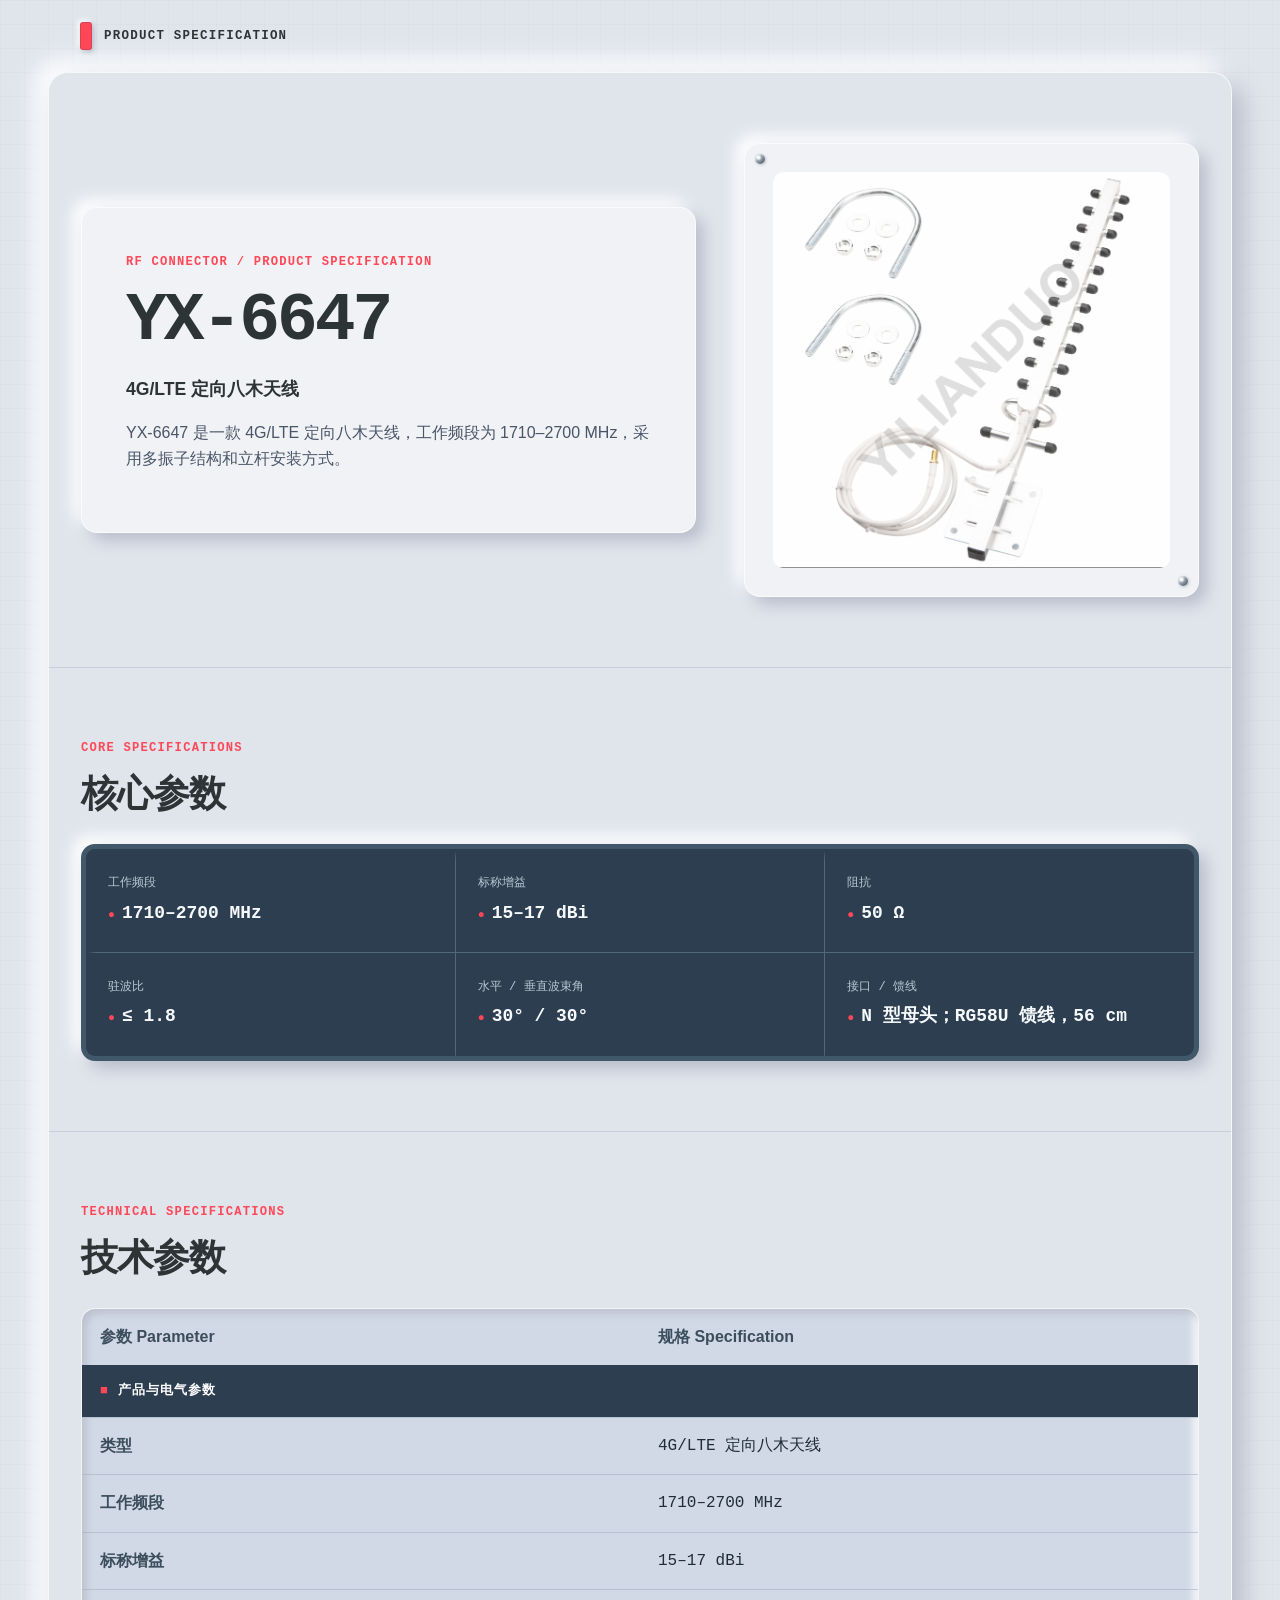
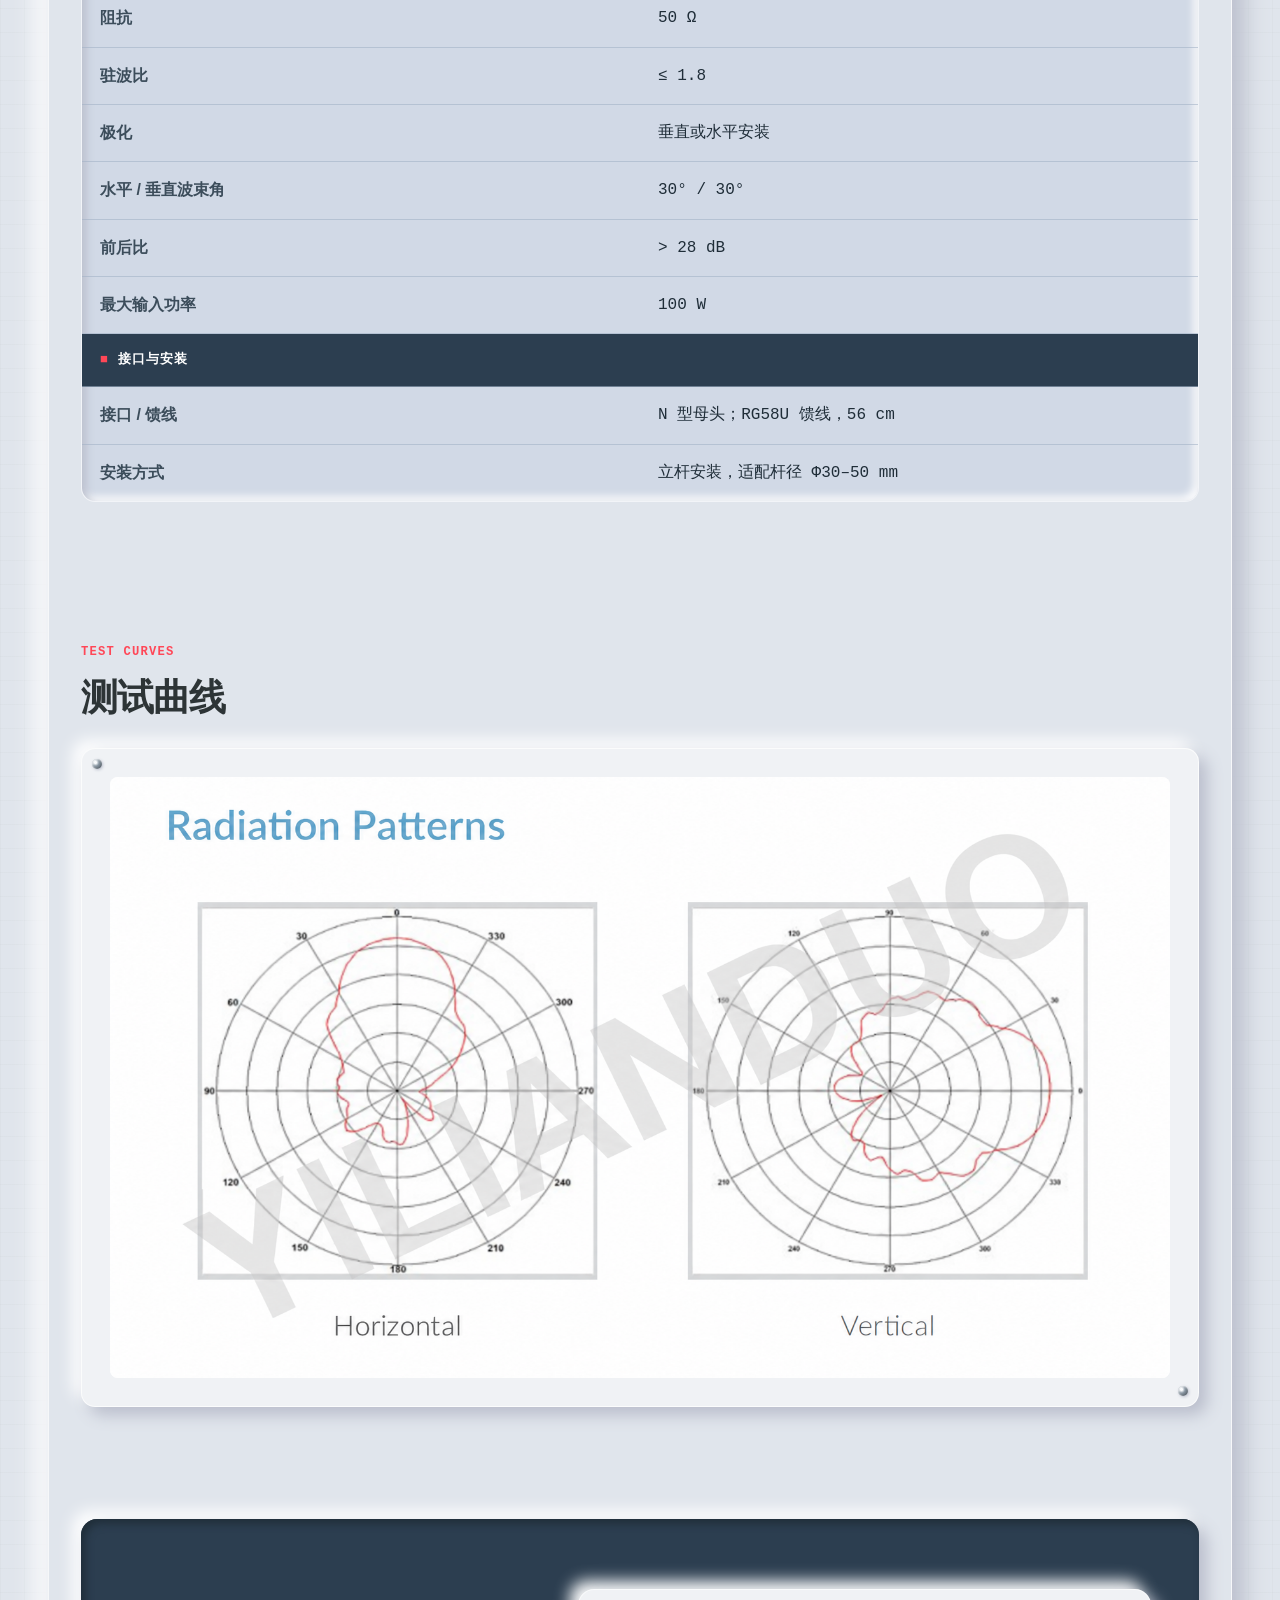
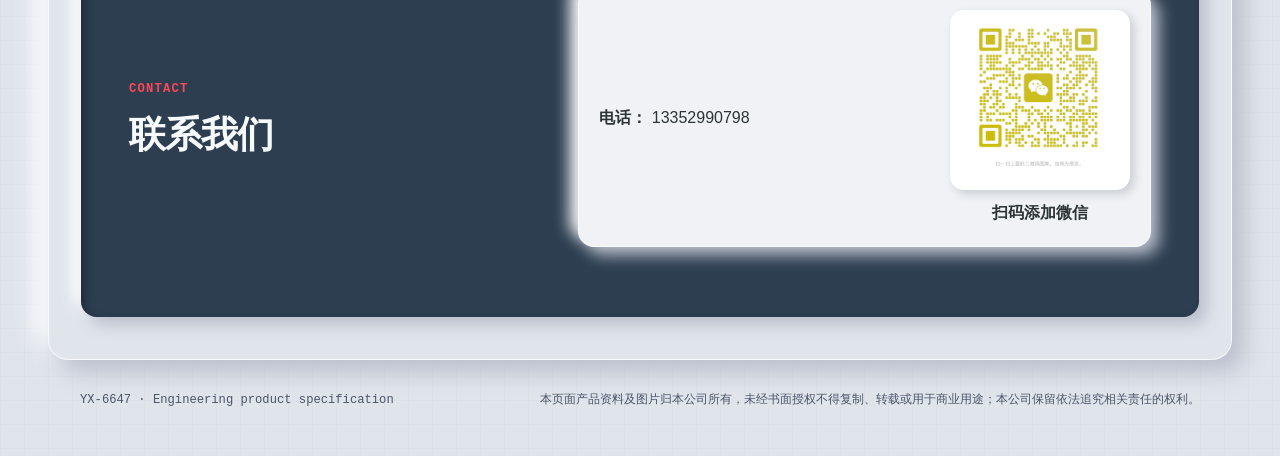
<file: products/YX-6647/index.html>
<!doctype html>
<html lang="zh-CN">
<head>
  <meta charset="utf-8">
  <meta name="viewport" content="width=device-width, initial-scale=1">
  <meta name="description" content="YX-6647 是一款 4G/LTE 定向八木天线，工作频段为 1710–2700 MHz，采用多振子结构和立杆安装方式。">
  <title>YX-6647 | 4G/LTE 定向八木天线</title>
  <link rel="stylesheet" href="../../assets/product.css">
</head>
<body data-ui-template="rf-industrial-v1">
  <header class="site-header">
    <a class="brand" href="../../" aria-label="返回产品目录">
      <span class="brand-mark" aria-hidden="true"></span>
      <span>PRODUCT SPECIFICATION</span>
    </a>
  </header>

  <main>
    <section class="hero section-shell" aria-labelledby="product-title">
      <div class="hero-copy">
        <p class="eyebrow">RF CONNECTOR / PRODUCT SPECIFICATION</p>
        <h1 id="product-title">YX-6647</h1>
        <p class="product-name">4G/LTE 定向八木天线</p>
        <p class="description">YX-6647 是一款 4G/LTE 定向八木天线，工作频段为 1710–2700 MHz，采用多振子结构和立杆安装方式。</p>

      </div>
      <figure class="hero-visual">
        <img src="images/product-01.png" alt="YX-6647 4G/LTE 定向八木天线及安装配件实物图" width="422" height="592">
      </figure>
    </section>

    <section class="core-section"><div class="section-shell"><div class="section-heading"><p class="eyebrow">CORE SPECIFICATIONS</p><h2>核心参数</h2></div><div class="core-grid"><article class="core-item"><p class="core-label">工作频段</p><p class="core-value">1710–2700 MHz</p></article><article class="core-item"><p class="core-label">标称增益</p><p class="core-value">15–17 dBi</p></article><article class="core-item"><p class="core-label">阻抗</p><p class="core-value">50 Ω</p></article><article class="core-item"><p class="core-label">驻波比</p><p class="core-value">≤ 1.8</p></article><article class="core-item"><p class="core-label">水平 / 垂直波束角</p><p class="core-value">30° / 30°</p></article><article class="core-item"><p class="core-label">接口 / 馈线</p><p class="core-value">N 型母头；RG58U 馈线，56 cm</p></article></div></div></section>
    <section><div class="section-shell"><div class="section-heading"><p class="eyebrow">TECHNICAL SPECIFICATIONS</p><h2>技术参数</h2></div><div class="table-scroll" tabindex="0" aria-label="技术参数表，可横向滚动"><table class="spec-table"><thead><tr><th scope="col">参数 Parameter</th><th scope="col">规格 Specification</th></tr></thead><tbody><tr class="category-row"><th colspan="2">产品与电气参数</th></tr><tr><th scope="row">类型</th><td>4G/LTE 定向八木天线</td></tr><tr><th scope="row">工作频段</th><td>1710–2700 MHz</td></tr><tr><th scope="row">标称增益</th><td>15–17 dBi</td></tr><tr><th scope="row">阻抗</th><td>50 Ω</td></tr><tr><th scope="row">驻波比</th><td>≤ 1.8</td></tr><tr><th scope="row">极化</th><td>垂直或水平安装</td></tr><tr><th scope="row">水平 / 垂直波束角</th><td>30° / 30°</td></tr><tr><th scope="row">前后比</th><td>&gt; 28 dB</td></tr><tr><th scope="row">最大输入功率</th><td>100 W</td></tr><tr class="category-row"><th colspan="2">接口与安装</th></tr><tr><th scope="row">接口 / 馈线</th><td>N 型母头；RG58U 馈线，56 cm</td></tr><tr><th scope="row">安装方式</th><td>立杆安装，适配杆径 Φ30–50 mm</td></tr></tbody></table></div></div></section>
    <section class="test-curve-section"><div class="section-shell"><div class="section-heading"><p class="eyebrow">TEST CURVES</p><h2>测试曲线</h2></div><div class="gallery-grid"><figure class="drawing" style="grid-column: 1 / -1;"><img src="images/radiation-pattern.png" alt="YX-6647 水平与垂直辐射方向图；原图未标注测试频率" loading="lazy"></figure></div></div></section>


    <section class="contact section-shell" aria-labelledby="contact-title">
      <div>
        <p class="eyebrow">CONTACT</p>
        <h2 id="contact-title">联系我们</h2>
      </div>
      <div class="contact-card" style="display:flex;align-items:center;justify-content:space-between;gap:24px;flex-wrap:wrap;"><div><p><strong>电话：</strong> 13352990798</p></div><figure style="width:180px;max-width:100%;margin:0;text-align:center;"><div style="width:100%;aspect-ratio:1;overflow:hidden;border:8px solid #fff;border-radius:14px;background:#fff;box-shadow:4px 4px 10px rgba(29,43,54,.18);"><img src="images/wechat-qr-uploaded.png" alt="微信联系二维码" loading="lazy" style="width:100%;height:100%;object-fit:contain;"></div><figcaption style="margin-top:10px;font-weight:800;">扫码添加微信</figcaption></figure></div>
    </section>
  </main>

  <footer class="site-footer">
    <p>YX-6647 · Engineering product specification</p>
    <p>本页面产品资料及图片归本公司所有，未经书面授权不得复制、转载或用于商业用途；本公司保留依法追究相关责任的权利。</p>
  </footer>
</body>
</html>
</file>
<file: assets/product.css>
:root {
  color-scheme: light;
  --chassis: #e0e5ec;
  --raised: #f0f2f5;
  --recessed: #d1d9e6;
  --ink: #2d3436;
  --muted: #4a5568;
  --accent: #ff4757;
  --highlight: #ffffff;
  --shadow: #babecc;
  --deep-shadow: #a3b1c6;
  --technical: #2c3e50;
  --technical-ink: #f7fafc;
  --mono: "SFMono-Regular", Consolas, "Liberation Mono", "Roboto Mono", monospace;
  font-family: Inter, ui-sans-serif, -apple-system, BlinkMacSystemFont, "Segoe UI", "PingFang SC", "Microsoft YaHei", sans-serif;
}

* { box-sizing: border-box; }
html { scroll-behavior: smooth; }

body {
  margin: 0;
  min-width: 320px;
  color: var(--ink);
  background-color: var(--chassis);
  background-image:
    linear-gradient(rgba(45, 52, 54, 0.025) 1px, transparent 1px),
    linear-gradient(90deg, rgba(45, 52, 54, 0.025) 1px, transparent 1px);
  background-size: 24px 24px;
  line-height: 1.65;
}

img { display: block; max-width: 100%; height: auto; }
a { text-underline-offset: 0.2em; }
a:focus-visible,
.table-scroll:focus-visible { outline: 3px solid var(--accent); outline-offset: 4px; }

.site-header,
.site-footer,
.section-shell { width: min(1120px, calc(100% - 32px)); margin-inline: auto; }

.site-header { display: flex; align-items: center; min-height: 72px; }
.brand {
  display: inline-flex;
  gap: 12px;
  align-items: center;
  min-height: 48px;
  color: var(--ink);
  font-family: var(--mono);
  font-size: 0.78rem;
  font-weight: 750;
  letter-spacing: 0.1em;
  text-decoration: none;
}
.brand-mark {
  width: 12px;
  height: 28px;
  border: 1px solid rgba(45, 52, 54, 0.18);
  border-radius: 3px;
  background: var(--accent);
  box-shadow: 2px 2px 5px var(--shadow), -2px -2px 5px var(--highlight);
}

main {
  width: min(1184px, calc(100% - 16px));
  margin-inline: auto;
  overflow: hidden;
  border: 1px solid rgba(255, 255, 255, 0.7);
  border-radius: 20px;
  background: var(--chassis);
  box-shadow: 12px 12px 24px var(--shadow), -12px -12px 24px var(--highlight);
}
.section-shell { padding-block: 52px; }
.hero { display: grid; gap: 30px; align-items: center; min-height: 570px; }

.hero-copy,
.hero-visual,
.contact-card {
  border: 1px solid rgba(255, 255, 255, 0.7);
  border-radius: 16px;
  box-shadow: 8px 8px 16px var(--shadow), -8px -8px 16px var(--highlight);
}
.hero-copy { padding: clamp(24px, 5vw, 44px); background: var(--raised); }
.eyebrow {
  margin: 0 0 14px;
  color: var(--accent);
  font-family: var(--mono);
  font-size: 0.76rem;
  font-weight: 800;
  letter-spacing: 0.1em;
}
h1, h2, p { overflow-wrap: anywhere; }
h1 {
  margin: 0;
  font-family: var(--mono);
  font-size: clamp(2rem, 8vw, 4.25rem);
  line-height: 1.04;
  letter-spacing: -0.045em;
}
h2 { margin: 0; font-size: clamp(1.55rem, 5vw, 2.3rem); line-height: 1.2; letter-spacing: -0.025em; }
.product-name { margin: 18px 0 0; font-size: 1.1rem; font-weight: 750; }
.description, .supplier { color: var(--muted); }
.supplier { margin-bottom: 0; font-size: 0.94rem; }

.hero-visual {
  position: relative;
  margin: 0;
  padding: 28px;
  overflow: hidden;
  background: var(--raised);
}
.hero-visual::before,
.hero-visual::after,
.drawing::before,
.drawing::after {
  position: absolute;
  width: 10px;
  height: 10px;
  border-radius: 50%;
  background: radial-gradient(circle at 35% 35%, #f8fafc 0 12%, #8c99a5 38%, #59636c 75%);
  box-shadow: inset 1px 1px 2px rgba(255,255,255,0.75), 1px 1px 3px var(--shadow);
  content: "";
}
.hero-visual::before, .drawing::before { top: 10px; left: 10px; }
.hero-visual::after, .drawing::after { right: 10px; bottom: 10px; }
.hero-visual img {
  width: 100%;
  max-height: 500px;
  border-radius: 10px;
  object-fit: contain;
  background: #fff;
  box-shadow: inset 4px 4px 8px var(--shadow), inset -4px -4px 8px var(--highlight);
}

.section-heading { margin-bottom: 28px; }
.core-section, .dimension-section { border-block: 1px solid rgba(163, 177, 198, 0.42); }
.core-grid {
  display: grid;
  grid-template-columns: repeat(2, minmax(0, 1fr));
  gap: 1px;
  overflow: hidden;
  border: 5px solid #41576a;
  border-radius: 14px;
  background: #52687b;
  box-shadow: inset 4px 4px 8px #1f2d38, 8px 8px 16px var(--shadow), -8px -8px 16px var(--highlight);
}
.core-item { min-width: 0; padding: 20px 16px; background: var(--technical); }
.core-label, .core-value { margin: 0; }
.core-label { color: #b9c7d3; font-family: var(--mono); font-size: 0.76rem; }
.core-value { margin-top: 5px; color: var(--technical-ink); font-family: var(--mono); font-size: 1rem; font-weight: 750; }
.core-value::before { margin-right: 7px; color: var(--accent); content: "●"; font-size: 0.65em; }

.table-scroll {
  overflow: hidden;
  border: 1px solid rgba(255,255,255,0.72);
  border-radius: 14px;
  background: var(--recessed);
  box-shadow: inset 4px 4px 8px var(--shadow), inset -4px -4px 8px var(--highlight);
}
.spec-table { width: 100%; border-collapse: collapse; text-align: left; }
.spec-table th, .spec-table td { padding: 15px 18px; border-bottom: 1px solid rgba(163,177,198,0.58); }
.spec-table tr:last-child th, .spec-table tr:last-child td { border-bottom: 0; }
.spec-table th { width: 44%; color: #3c4d5b; font-weight: 700; }
.spec-table td { color: #1f2d38; font-family: var(--mono); }
.category-row th {
  width: auto;
  color: #fff;
  background: var(--technical);
  font-family: var(--mono);
  font-size: 0.82rem;
  letter-spacing: 0.08em;
}
.category-row th::before { margin-right: 9px; color: var(--accent); content: "■"; }

.drawing {
  position: relative;
  margin: 0;
  padding: 28px;
  border: 1px solid rgba(255,255,255,0.75);
  border-radius: 14px;
  background: var(--raised);
  box-shadow: 8px 8px 16px var(--shadow), -8px -8px 16px var(--highlight);
}
.drawing img { width: 100%; border-radius: 8px; object-fit: contain; background: #fff; }
.gallery-grid { display: grid; gap: 20px; }

.contact {
  display: grid;
  gap: 26px;
  align-items: center;
  margin-block: 42px;
  padding-inline: clamp(20px, 5vw, 48px);
  border-radius: 16px;
  color: var(--technical-ink);
  background: var(--technical);
  box-shadow: inset 4px 4px 8px #1f2d38, 8px 8px 16px var(--shadow), -8px -8px 16px var(--highlight);
}
.contact-card { min-height: 48px; padding: 20px; color: var(--ink); background: var(--raised); }
.contact-card p { margin: 0; }
.contact-card p + p { margin-top: 10px; }
.contact-card a { color: #a91f2b; font-weight: 800; }

.site-footer {
  display: flex;
  flex-direction: column;
  gap: 2px;
  padding-block: 30px 46px;
  color: var(--muted);
  font-family: var(--mono);
  font-size: 0.76rem;
}
.site-footer p { margin: 0; }

@media (max-width: 699px) {
  .spec-table thead {
    position: absolute;
    width: 1px;
    height: 1px;
    overflow: hidden;
    clip: rect(0 0 0 0);
    white-space: nowrap;
  }
  .spec-table tbody, .spec-table tr, .spec-table th, .spec-table td { display: block; width: 100%; }
  .spec-table tr:not(.category-row) { padding: 13px 16px; border-bottom: 1px solid rgba(163,177,198,0.58); }
  .spec-table tr:not(.category-row) th, .spec-table tr:not(.category-row) td { padding: 2px 0; border: 0; }
  .spec-table tr:not(.category-row) th { color: var(--muted); font-size: 0.82rem; }
  .spec-table tr:not(.category-row) td { margin-top: 3px; }
  .category-row th { padding: 13px 16px; }
}

@media (min-width: 700px) {
  .site-header, .site-footer, .section-shell { width: min(1120px, calc(100% - 64px)); }
  main { width: min(1184px, calc(100% - 32px)); }
  .section-shell { padding-block: 70px; }
  .hero { grid-template-columns: minmax(0, 1.15fr) minmax(300px, 0.85fr); gap: 48px; }
  .core-grid { grid-template-columns: repeat(3, minmax(0, 1fr)); }
  .contact { grid-template-columns: 0.85fr 1.15fr; }
  .site-footer { flex-direction: row; justify-content: space-between; }
}

@media (min-width: 1100px) {
  .core-item { padding: 24px 22px; }
  .core-value { font-size: 1.12rem; }
  .gallery-grid { grid-template-columns: repeat(2, minmax(0, 1fr)); }
}

@media (hover: hover) {
  .hero-visual, .drawing { transition: transform 160ms ease, box-shadow 160ms ease; }
  .hero-visual:hover, .drawing:hover { transform: translateY(-2px); box-shadow: 12px 12px 24px var(--shadow), -12px -12px 24px var(--highlight); }
}

@media (prefers-reduced-motion: reduce) {
  html { scroll-behavior: auto; }
  .hero-visual, .drawing { transition: none; }
}
</file>
